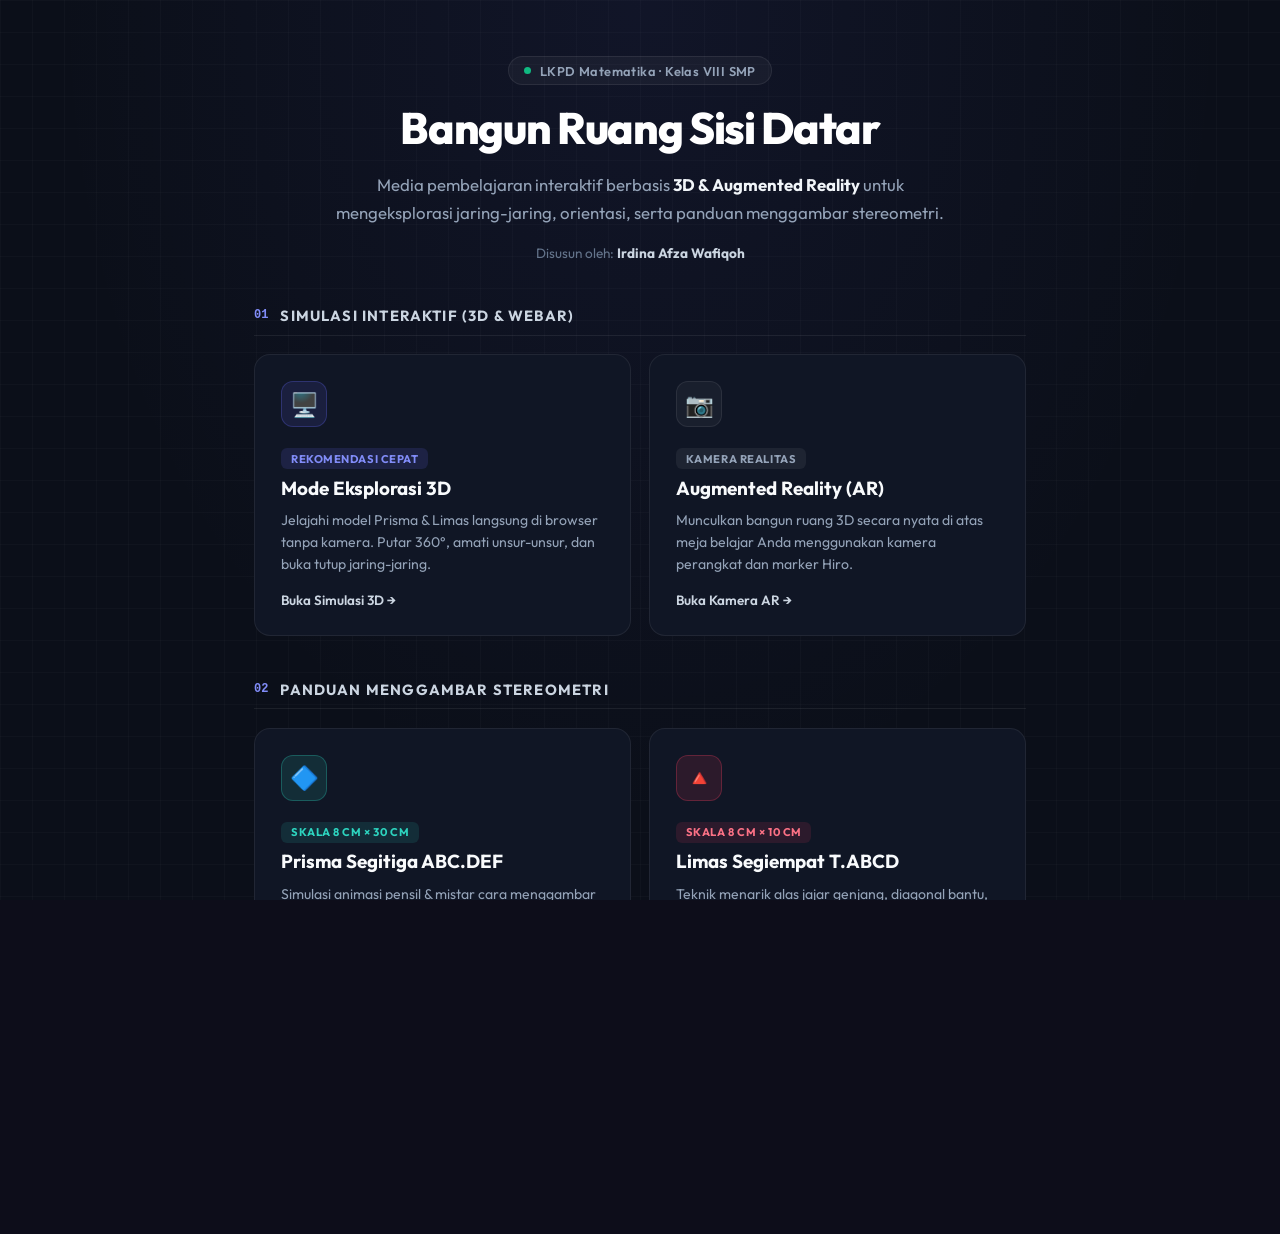
<file: index.html>
<!DOCTYPE html>
<html lang="id">

<head>
  <meta charset="UTF-8">
  <meta name="viewport" content="width=device-width, initial-scale=1.0">
  <title>LKPD Matematika — Bangun Ruang Sisi Datar | Kelas VIII SMP</title>
  <meta name="description"
    content="Media Pembelajaran Interaktif 3D & Augmented Reality (WebAR) untuk Prisma Segitiga dan Limas Segiempat — Matematika Kelas VIII SMP">

  <link rel="preconnect" href="https://fonts.googleapis.com">
  <link rel="preconnect" href="https://fonts.gstatic.com" crossorigin>
  <link href="https://fonts.googleapis.com/css2?family=Plus+Jakarta+Sans:wght@400;500;600;700;800&family=Outfit:wght@400;600;700;800&display=swap"
    rel="stylesheet">

  <link rel="stylesheet" href="style.css">
</head>

<body class="page-home">

  <main class="hub-container">

    <!-- ── HEADER ── -->
    <header class="hub-header">
      <div class="hub-badge">
        <span class="hub-dot"></span>
        <span>LKPD Matematika · Kelas VIII SMP</span>
      </div>

      <h1 class="hub-title">Bangun Ruang Sisi Datar</h1>

      <p class="hub-desc">
        Media pembelajaran interaktif berbasis <strong>3D &amp; Augmented Reality</strong> untuk mengeksplorasi jaring-jaring, orientasi, serta panduan menggambar stereometri.
      </p>

      <div class="hub-author">
        <span>Disusun oleh: <strong>Irdina Afza Wafiqoh</strong></span>
      </div>
    </header>

    <!-- ── SECTION 01: SIMULASI 3D & AR ── -->
    <section class="hub-section">
      <div class="section-label">
        <span class="label-idx">01</span>
        <h3>Simulasi Interaktif (3D &amp; WebAR)</h3>
      </div>

      <div class="hub-grid">
        <!-- Card 1: Mode Demo 3D -->
        <a href="demo.html" class="hub-card primary-card">
          <div class="card-icon-wrap primary">
            <span class="card-icon">🖥️</span>
          </div>
          <div class="card-content">
            <div class="card-top">
              <span class="card-tag">Rekomendasi Cepat</span>
              <h4>Mode Eksplorasi 3D</h4>
            </div>
            <p>Jelajahi model Prisma &amp; Limas langsung di browser tanpa kamera. Putar 360°, amati unsur-unsur, dan buka tutup jaring-jaring.</p>
            <span class="card-arrow">Buka Simulasi 3D &rarr;</span>
          </div>
        </a>

        <!-- Card 2: Mode AR -->
        <a href="ar.html" class="hub-card">
          <div class="card-icon-wrap">
            <span class="card-icon">📷</span>
          </div>
          <div class="card-content">
            <div class="card-top">
              <span class="card-tag neutral">Kamera Realitas</span>
              <h4>Augmented Reality (AR)</h4>
            </div>
            <p>Munculkan bangun ruang 3D secara nyata di atas meja belajar Anda menggunakan kamera perangkat dan marker Hiro.</p>
            <span class="card-arrow">Buka Kamera AR &rarr;</span>
          </div>
        </a>
      </div>
    </section>

    <!-- ── SECTION 02: PANDUAN MENGGAMBAR STEREOMETRI ── -->
    <section class="hub-section">
      <div class="section-label">
        <span class="label-idx">02</span>
        <h3>Panduan Menggambar Stereometri</h3>
      </div>

      <div class="hub-grid">
        <!-- Card 3: Prisma Segitiga -->
        <a href="panduan-prisma.html" class="hub-card guide-card">
          <div class="card-icon-wrap prisma">
            <span class="card-icon">🔷</span>
          </div>
          <div class="card-content">
            <div class="card-top">
              <span class="card-tag prisma">Skala 8 cm &times; 30 cm</span>
              <h4>Prisma Segitiga ABC.DEF</h4>
            </div>
            <p>Simulasi animasi pensil &amp; mistar cara menggambar proyeksi 3D prisma segitiga di kertas berpetak langkah demi langkah.</p>
            <span class="card-arrow">Lihat Panduan Prisma &rarr;</span>
          </div>
        </a>

        <!-- Card 4: Limas Segiempat -->
        <a href="panduan-limas.html" class="hub-card guide-card">
          <div class="card-icon-wrap limas">
            <span class="card-icon">🔺</span>
          </div>
          <div class="card-content">
            <div class="card-top">
              <span class="card-tag limas">Skala 8 cm &times; 10 cm</span>
              <h4>Limas Segiempat T.ABCD</h4>
            </div>
            <p>Teknik menarik alas jajar genjang, diagonal bantu, titik pusat O, serta garis tinggi tegak lurus menuju puncak T.</p>
            <span class="card-arrow">Lihat Panduan Limas &rarr;</span>
          </div>
        </a>
      </div>
    </section>

    <!-- ── FOOTER & MARKER MODAL TRIGGER ── -->
    <footer class="hub-footer">
      <button class="hub-marker-btn" onclick="App.showMarker()">
        <span>📋</span>
        <span>Lihat &amp; Cetak Marker Hiro AR</span>
      </button>
      <div class="hub-credits">
        <span>Media Pembelajaran Matematika SMP Kelas VIII · Berbasis WebAR &amp; 3D</span>
      </div>
    </footer>

  </main>

  <!-- ════════════════════════════════════════
     MARKER MODAL (MINIMALIST & CLEAN)
  ════════════════════════════════════════ -->
  <div id="modal-marker" class="modal-backdrop" onclick="App.hideMarker()">
    <div class="modal-card-clean" onclick="event.stopPropagation()">
      <div class="modal-top-clean">
        <div class="modal-title-wrap">
          <h4>Marker Hiro AR</h4>
          <span class="modal-sub">Gunakan gambar ini untuk memunculkan objek 3D</span>
        </div>
        <button class="modal-close-btn" onclick="App.hideMarker()" aria-label="Tutup">✕</button>
      </div>

      <div class="marker-box-clean">
        <img id="hiro-img" src="https://raw.githubusercontent.com/AR-js-org/AR.js/master/data/images/hiro.png"
          alt="Hiro AR Marker" class="marker-img-clean"
          onerror="this.onerror=null;this.src='data:image/svg+xml;utf8,<svg xmlns=%22http://www.w3.org/2000/svg%22 viewBox=%220 0 200 200%22><rect width=%22200%22 height=%22200%22 fill=%22%23fff%22/><rect x=%2210%22 y=%2210%22 width=%22180%22 height=%22180%22 fill=%22%23000%22/><rect x=%2225%22 y=%2225%22 width=%22150%22 height=%22150%22 fill=%22%23fff%22/><rect x=%2240%22 y=%2240%22 width=%22120%22 height=%22120%22 fill=%22%23000%22/><rect x=%2260%22 y=%2260%22 width=%2280%22 height=%2280%22 fill=%22%23fff%22/><rect x=%2278%22 y=%2278%22 width=%2244%22 height=%2244%22 fill=%22%23000%22/></svg>'">
      </div>

      <div class="marker-instructions">
        <p>💡 <strong>Petunjuk:</strong> Arahkan kamera HP ke marker ini (bisa dicetak atau dibuka di layar perangkat lain).</p>
      </div>

      <div class="modal-actions-clean">
        <button class="btn-clean primary" onclick="App.hideMarker()">Selesai &amp; Tutup</button>
      </div>
    </div>
  </div>

  <script src="app.js"></script>
</body>

</html>
</file>
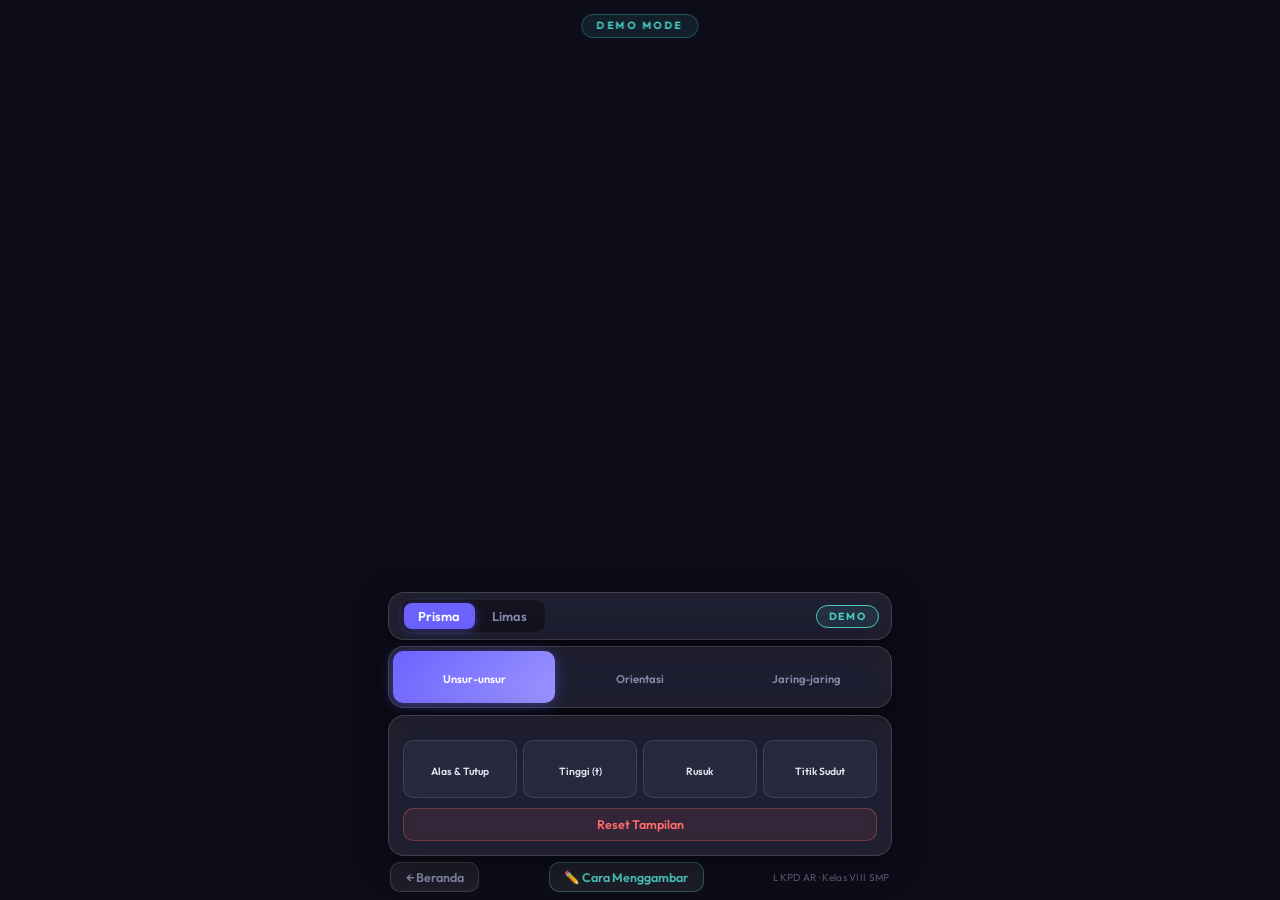
<file: demo.html>
<!DOCTYPE html>
<html lang="id">
<head>
  <meta charset="UTF-8">
  <meta name="viewport" content="width=device-width, initial-scale=1.0, user-scalable=no">
  <title>LKPD AR — Demo Mode</title>
  <meta name="description" content="LKPD Interaktif berbasis WebAR">
  <link rel="preconnect" href="https://fonts.googleapis.com">
  <link href="https://fonts.googleapis.com/css2?family=Outfit:wght@300;400;500;600;700;800&display=swap" rel="stylesheet">
  <script src="https://aframe.io/releases/1.4.0/aframe.min.js"></script>
  <link rel="stylesheet" href="style.css">
</head>
<body>

  <!-- DEMO CANVAS -->
  <div id="demo-container" style="display:block">
    <canvas id="demo-canvas"></canvas>
    <div class="demo-badge">Demo Mode</div>
  </div>

  <!-- UI PANEL -->
  <div id="ui-panel" style="display:flex" class="ui-panel">

    <!-- Top Bar -->
    <div class="top-bar glass">
      <div class="shape-switch">
        <button class="shape-btn active" id="sbtn-prisma" onclick="App.switchShape('prisma')"><!-- 🔷 --> Prisma</button>
        <button class="shape-btn" id="sbtn-limas" onclick="App.switchShape('limas')"><!-- 🔺 --> Limas</button>
      </div>
      <span class="mode-badge" id="mode-badge">Demo</span>
    </div>

    <!-- Scene Tabs -->
    <div class="scene-tabs glass">
      <button class="tab active" id="tab-1" onclick="App.switchScene(1)">
        <span class="tab-icon"><!-- 🔍 --></span>
        <span>Unsur-unsur</span>
      </button>
      <button class="tab" id="tab-2" onclick="App.switchScene(2)">
        <span class="tab-icon"><!-- ↔️ --></span>
        <span>Orientasi</span>
      </button>
      <button class="tab" id="tab-3" onclick="App.switchScene(3)">
        <span class="tab-icon"><!-- 📐 --></span>
        <span>Jaring-jaring</span>
      </button>
    </div>

    <!-- ── Panel 1: Unsur-unsur ── -->
    <div id="panel-1" class="scene-panel glass">
      <div class="panel-header">
      </div>
      <div class="elem-grid">
        <button class="elem-btn" id="ebtn-alas" onclick="App.highlightEl('alas')">
          <span class="elem-icon"><!-- ⬡ --></span>
          <span id="lbl-alas">Alas &amp; Tutup</span>
        </button>
        <button class="elem-btn" id="ebtn-tinggi" onclick="App.highlightEl('tinggi')">
          <span class="elem-icon"><!-- 📏 --></span>
          <span>Tinggi (t)</span>
        </button>
        <button class="elem-btn" id="ebtn-rusuk" onclick="App.highlightEl('rusuk')">
          <span class="elem-icon"><!-- ⬚ --></span>
          <span>Rusuk</span>
        </button>
        <button class="elem-btn" id="ebtn-titik" onclick="App.highlightEl('titik')">
          <span class="elem-icon"><!-- ● --></span>
          <span>Titik Sudut</span>
        </button>
      </div>
      <button class="btn-reset" onclick="App.resetHighlight()"><!-- 🔄 --> Reset Tampilan</button>
    </div>

    <!-- ── Panel 2: Orientasi ── -->
    <div id="panel-2" class="scene-panel glass" style="display:none">
      <div class="panel-header">
        <h3>Orientasi Bangun Ruang</h3>
        <p>Seret/swipe untuk memutar model 360°</p>
      </div>
      <div class="orient-center">
        <button class="orient-btn" id="orient-btn" onclick="App.toggleOrient()">
          <span class="orient-icon" id="orient-icon"><!-- ↩️ --></span>
          <span id="orient-lbl">Rebahkan</span>
        </button>
      </div>
      <div class="hints">
        <div class="hint"><!-- 👆 --> Seret layar untuk memutar 360°</div>
        <div class="hint"><!-- 🔄 --> Tombol untuk rebahkan / tegakkan</div>
      </div>
    </div>

    <!-- ── Panel 3: Jaring-jaring ── -->
    <div id="panel-3" class="scene-panel glass" style="display:none">
      <div class="panel-header">
        <h3>Jaring-jaring Bangun Ruang</h3>
        <p>Geser slider untuk membuka/menutup jaring</p>
      </div>
      <div class="slider-section">
        <div class="slider-labels">
          <span><!-- 📄 --> Jaring 2D</span>
          <span class="slider-pct" id="slider-pct">100%</span>
          <span><!-- 🧊 --> Bangun 3D</span>
        </div>
        <input type="range" id="net-slider" class="net-slider" min="0" max="100" value="100"
          oninput="App.updateNet(this.value)">
        <div class="slider-state" id="slider-state">Bangun 3D penuh</div>
      </div>
    </div>

    <!-- Bottom Bar -->
    <div class="bottom-bar">
      <button class="btn-back" onclick="App.goBack()">← Beranda</button>
      <button class="btn-back" onclick="App.openGuide()" style="color:var(--teal); border-color:rgba(78, 205, 196, 0.35);">✏️ Cara Menggambar</button>
      <span class="app-credit">LKPD AR · Kelas VIII SMP</span>
    </div>

  </div>

  <script src="app.js"></script>
  <script>
    document.addEventListener('DOMContentLoaded', () => {
      App.startDemo();
      const params = new URLSearchParams(window.location.search);
      const qShape = params.get('shape');
      const qScene = parseInt(params.get('scene'));
      if (qShape && (qShape === 'prisma' || qShape === 'limas')) {
        setTimeout(() => App.switchShape(qShape), 250);
      }
      if (qScene && [1, 2, 3].includes(qScene)) {
        setTimeout(() => App.switchScene(qScene), 350);
      }
    });
  </script>
</body>
</html>
</file>
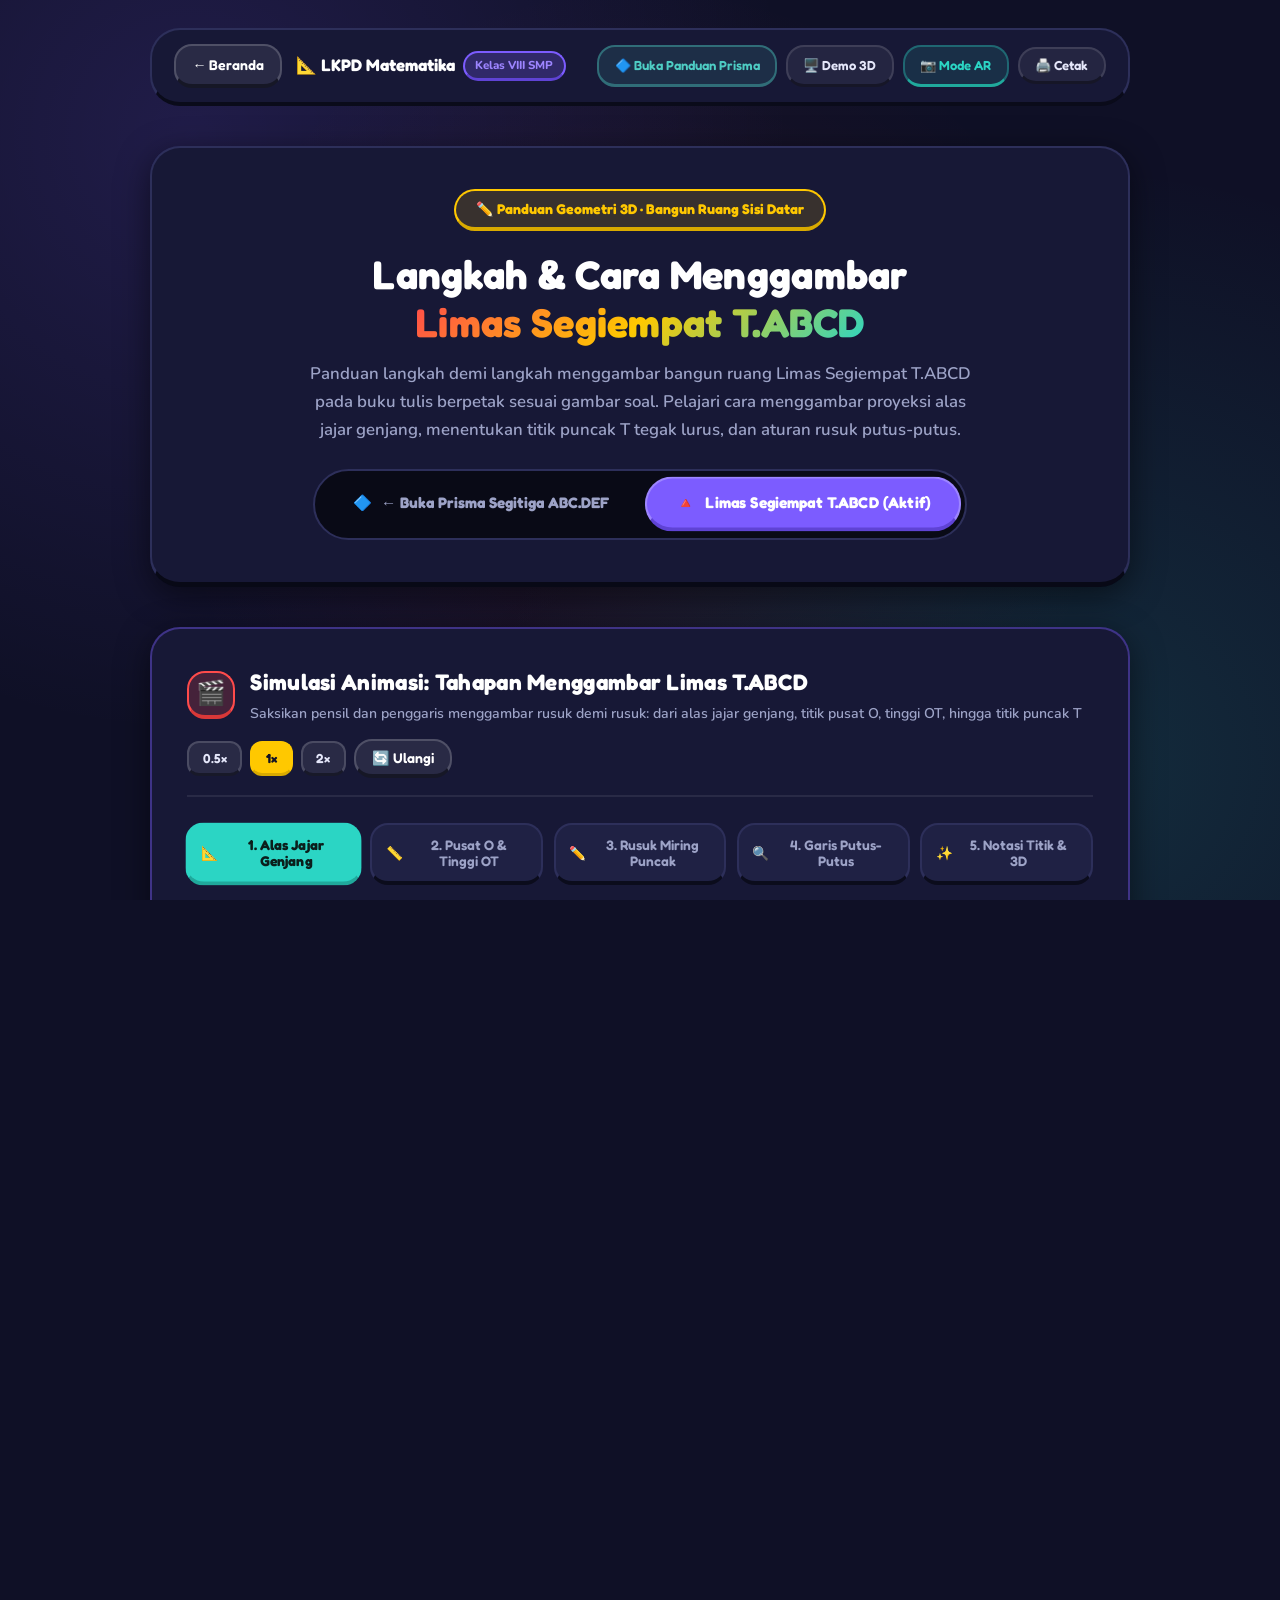
<file: panduan-limas.html>
<!DOCTYPE html>
<html lang="id">

<head>
  <meta charset="UTF-8">
  <meta name="viewport" content="width=device-width, initial-scale=1.0">
  <title>Panduan Menggambar Limas Segiempat T.ABCD | LKPD Kelas VIII</title>
  <meta name="description"
    content="Panduan langkah demi langkah cara menggambar representasi 3D Limas Segiempat T.ABCD pada buku berpetak/kertas gambar — Matematika Kelas VIII SMP">

  <link rel="preconnect" href="https://fonts.googleapis.com">
  <link rel="preconnect" href="https://fonts.gstatic.com" crossorigin>
  <link href="https://fonts.googleapis.com/css2?family=Fredoka:wght@500;600;700&family=Nunito:wght@400;600;700;800;900&family=Outfit:wght@400;600;700;800&display=swap"
    rel="stylesheet">

  <link rel="stylesheet" href="style.css">
  <link rel="stylesheet" href="panduan.css">
  <script src="three.min.js"></script>
</head>

<body class="page-panduan">

  <!-- Background Animated Orbs -->
  <div class="panduan-bg"></div>

  <div class="panduan-container">

    <!-- ════════════════════════════════════════
       TOP STICKY NAVBAR
  ════════════════════════════════════════ -->
    <header class="panduan-nav">
      <div class="nav-left">
        <a href="index.html" class="btn-nav-back">← Beranda</a>
        <div class="nav-brand">
          <span>📐 LKPD Matematika</span>
          <span class="nav-badge">Kelas VIII SMP</span>
        </div>
      </div>
      <div class="nav-actions">
        <a href="panduan-prisma.html" class="nav-btn-link" style="border-color: rgba(78, 205, 196, 0.4); background: rgba(78, 205, 196, 0.12); color: #4ECDC4;" title="Buka panduan prisma segitiga">🔷 Buka Panduan Prisma</a>
        <a href="demo.html?shape=limas" class="nav-btn-link" title="Jelajahi model 3D">🖥️ Demo 3D</a>
        <a href="ar.html" class="nav-btn-link teal" title="Eksplorasi kamera AR">📷 Mode AR</a>
        <button class="nav-btn-link" onclick="LimasGuide.printGuide()" title="Cetak panduan menggambar">🖨️ Cetak</button>
      </div>
    </header>

    <!-- ════════════════════════════════════════
       HERO BANNER
  ════════════════════════════════════════ -->
    <section class="panduan-hero glass">
      <div class="hero-pill">✏️ Panduan Geometri 3D · Bangun Ruang Sisi Datar</div>
      <h1>Langkah &amp; Cara Menggambar <br><span class="gradient-text">Limas Segiempat T.ABCD</span></h1>
      <p class="hero-desc">
        Panduan langkah demi langkah menggambar bangun ruang Limas Segiempat T.ABCD pada buku tulis berpetak sesuai gambar soal.
        Pelajari cara menggambar proyeksi alas jajar genjang, menentukan titik puncak T tegak lurus, dan aturan rusuk putus-putus.
      </p>

      <!-- Shape Switcher Link Bar -->
      <div class="shape-tab-wrapper">
        <div class="shape-tab-bar">
          <a href="panduan-prisma.html" class="guide-shape-btn" style="text-decoration:none;">
            <span>🔷</span>
            <span>← Buka Prisma Segitiga ABC.DEF</span>
          </a>
          <a href="panduan-limas.html" class="guide-shape-btn active" style="text-decoration:none;">
            <span>🔺</span>
            <span>Limas Segiempat T.ABCD (Aktif)</span>
          </a>
        </div>
      </div>
    </section>

    <!-- ════════════════════════════════════════
       ANIMATION STUDIO: SIMULASI MENGGAMBAR LIMAS
  ════════════════════════════════════════ -->
    <section class="guide-section glass anim-studio-section" id="anim-studio">
      <div class="section-head">
        <div class="section-head-left">
          <div class="sec-icon coral">🎬</div>
          <div>
            <h2 class="section-title">Simulasi Animasi: Tahapan Menggambar Limas T.ABCD</h2>
            <p class="section-sub">Saksikan pensil dan penggaris menggambar rusuk demi rusuk: dari alas jajar genjang, titik pusat O, tinggi OT, hingga titik puncak T</p>
          </div>
        </div>
        <div class="anim-actions-group">
          <button class="anim-speed-btn" data-speed="0.5">0.5×</button>
          <button class="anim-speed-btn active" data-speed="1">1×</button>
          <button class="anim-speed-btn" data-speed="2">2×</button>
          <button class="btn-nav-back" id="anim-btn-reset">🔄 Ulangi</button>
        </div>
      </div>

      <!-- Stage Selector Tabs (1 to 5) -->
      <div class="anim-stages-selector">
        <button class="anim-stage-btn active" id="anim-stage-btn-1">
          <span>📐</span> <span>1. Alas Jajar Genjang</span>
        </button>
        <button class="anim-stage-btn" id="anim-stage-btn-2">
          <span>📏</span> <span>2. Pusat O &amp; Tinggi OT</span>
        </button>
        <button class="anim-stage-btn" id="anim-stage-btn-3">
          <span>✏️</span> <span>3. Rusuk Miring Puncak</span>
        </button>
        <button class="anim-stage-btn" id="anim-stage-btn-4">
          <span>🔍</span> <span>4. Garis Putus-Putus</span>
        </button>
        <button class="anim-stage-btn" id="anim-stage-btn-5">
          <span>✨</span> <span>5. Notasi Titik &amp; 3D</span>
        </button>
      </div>

      <!-- Animation Viewport Screen -->
      <div class="anim-stage-container">
        <div class="anim-viewport-wrap">
          <canvas id="anim-canvas-2d"></canvas>
          <div id="anim-canvas-3d-wrap"></div>
        </div>
        <div class="anim-overlay-hint" id="anim-hint-badge">
          <span>💡 Seret untuk putar 3D (pada tahap 5) untuk melihat perspektif dari berbagai sudut</span>
        </div>
      </div>

      <!-- Timeline & Playback Scrubber -->
      <div class="anim-controls-wrap">
        <div class="anim-scrubber-row">
          <input type="range" id="anim-scrubber" class="anim-scrubber" min="0" max="100" value="0">
          <span class="anim-pct-badge" id="anim-pct-label">0%</span>
        </div>
        <div class="anim-buttons-row">
          <button class="anim-btn-play" id="anim-btn-play">
            <span>▶️ Putar Animasi</span>
          </button>
          <span style="font-size:0.75rem; color:var(--muted);">Geser slider untuk melihat penarikan setiap rusuk tahap demi tahap</span>
        </div>
      </div>

      <!-- Dynamic Story & Explanation Card -->
      <div class="anim-story-card">
        <div class="anim-story-header">
          <span class="anim-story-badge" id="anim-story-badge">Tahap 1 dari 5</span>
          <span style="font-size:0.75rem; color:var(--gold);">Live Drafting Guide</span>
        </div>
        <h4 class="anim-story-title" id="anim-story-title">📐 1. Menggambar Alas Jajar Genjang</h4>
        <p class="anim-story-desc" id="anim-story-desc">
          Menggambar rusuk depan AB dan samping kanan BC dengan garis tebal nyata, lalu menarik rusuk belakang AD dan CD menggunakan garis putus-putus.
        </p>
      </div>
    </section>

    <!-- ════════════════════════════════════════
       BAGIAN 1: ALAT & MEDIA MENGGAMBAR
  ════════════════════════════════════════ -->
    <section class="guide-section glass">
      <div class="section-head">
        <div class="section-head-left">
          <div class="sec-icon teal">✏️</div>
          <div>
            <h2 class="section-title">Peralatan untuk Menggambar Bangun Ruang</h2>
            <p class="section-sub">Siapkan perlengkapan alat tulis geometri berikut sebelum mulai menggambar di buku tugas</p>
          </div>
        </div>
      </div>

      <div class="tools-grid">
        <div class="tool-card">
          <div class="tool-emoji">✏️</div>
          <div class="tool-info">
            <h4>Pensil 2B &amp; Penghapus</h4>
            <p>Untuk membuat garis sketsa diagonal dan tinggi tipis agar mudah dihapus atau ditegaskan nanti.</p>
          </div>
        </div>

        <div class="tool-card">
          <div class="tool-emoji">📏</div>
          <div class="tool-info">
            <h4>Penggaris Mistar 20–30 cm</h4>
            <p>Wajib digunakan saat menarik rusuk alas dan rusuk tegak miring menuju puncak T agar presisi.</p>
          </div>
        </div>

        <div class="tool-card">
          <div class="tool-emoji">📓</div>
          <div class="tool-info">
            <h4>Buku Tulis Berpetak (Grid Paper)</h4>
            <p>Sangat dianjurkan! Kotak berpetak memudahkan membuat kemiringan jajar genjang yang rapi dan konsisten.</p>
          </div>
        </div>

        <div class="tool-card">
          <div class="tool-emoji">🖊️</div>
          <div class="tool-info">
            <h4>Drawing Pen (0.3–0.5 mm)</h4>
            <p>Untuk menebalkan rusuk-rusuk nyata yang terlihat di bagian depan (rusuk AB, BC, TA, TB, dan TC).</p>
          </div>
        </div>

        <div class="tool-card">
          <div class="tool-emoji">📐</div>
          <div class="tool-info">
            <h4>Busur Derajat</h4>
            <p>Untuk memastikan garis tinggi limas berdiri tegak lurus 90° tepat dari titik pusat proyeksi alas O.</p>
          </div>
        </div>

        <div class="tool-card">
          <div class="tool-emoji">⭕</div>
          <div class="tool-info">
            <h4>Jangka Geometri</h4>
            <p>Untuk memastikan jarak sisi rusuk alas persegi teratur sama panjang di seluruh sisi.</p>
          </div>
        </div>
      </div>

      <!-- Kaidah Emas Menggambar Limas -->
      <div class="tip-box" style="border-color: rgba(255, 107, 107, 0.4); background: rgba(255, 107, 107, 0.08);">
        <div class="tip-icon">⭐</div>
        <div class="tip-text">
          <h5 style="color: var(--coral);">Kaidah Penting Menggambar Limas Segiempat:</h5>
          <ul style="margin: 0.4rem 0 0 1.2rem; line-height: 1.6; font-size: 0.88rem;">
            <li><strong>1. Proyeksi Alas Jajar Genjang:</strong> Walaupun alasnya persegi, gambar 3D harus berbentuk jajar genjang agar tampak memiliki kedalaman ruang.</li>
            <li><strong>2. Rusuk Nyata Depan:</strong> Rusuk alas depan $AB$, rusuk samping $BC$, serta rusuk miring $TA$, $TB$, $TC$ digambar dengan <strong>garis tebal utuh</strong>.</li>
            <li><strong>3. Rusuk Tersembunyi:</strong> Rusuk alas belakang $AD$ dan $CD$, serta rusuk tegak belakang $TD$ wajib digambar dengan <strong>GARIS PUTUS-PUTUS</strong>.</li>
            <li><strong>4. Garis Tinggi Limas:</strong> Garis tinggi dari puncak $T$ turun ke pusat alas $O$ digambar dengan <strong>garis putus-putus</strong> di bagian dalam bangun ruang.</li>
          </ul>
        </div>
      </div>
    </section>

    <!-- ════════════════════════════════════════
       BAGIAN 2: GAMBAR ACUAN SOAL LIMAS
  ════════════════════════════════════════ -->
    <section class="guide-section glass" style="border: 1px solid rgba(255, 107, 107, 0.4); background: rgba(255, 107, 107, 0.05);">
      <div class="section-head">
        <div class="section-head-left">
          <div class="sec-icon coral">📷</div>
          <div>
            <h2 class="section-title">Gambar Acuan Model: Limas Segiempat T.ABCD</h2>
            <p class="section-sub">Panduan menggambar mengacu persis pada orientasi sudut dan titik pada gambar acuan soal ini</p>
          </div>
        </div>
      </div>

      <div style="display: flex; gap: 1.75rem; align-items: center; flex-wrap: wrap;">
        <!-- Gambar Ref Asli Limas Sesuai Permintaan User -->
        <div style="background: rgba(255, 255, 255, 0.96); padding: 1rem; border-radius: var(--r-lg); box-shadow: 0 8px 30px rgba(0,0,0,0.5); text-align: center; flex: 0 0 240px; margin: 0 auto;">
          <img src="limas-ref.png" alt="Gambar Acuan Limas Segiempat T.ABCD" style="max-width: 100%; height: auto; display: block; border-radius: 8px;">
          <span style="font-size: 0.75rem; color: #111; font-weight: 800; margin-top: 0.5rem; display: block;">Limas Segiempat T.ABCD</span>
        </div>

        <!-- Rincian Data Ukuran & Titik Sesuai Gambar -->
        <div style="flex: 1; min-width: 280px; display: flex; flex-direction: column; gap: 0.85rem;">
          <h4 style="color: var(--gold); font-size: 1.15rem; font-weight: 800;">Karakteristik &amp; Letak Titik Berdasarkan Gambar Acuan:</h4>
          <ul style="font-size: 0.9rem; line-height: 1.65; margin-left: 1.3rem; color: var(--text);">
            <li><strong>Titik Puncak (Atas):</strong> Titik <code>T</code> di posisi teratas.</li>
            <li><strong>Titik Sudut Alas (Bawah):</strong> Titik <code>A</code> (kiri depan), <code>B</code> (kanan depan), <code>C</code> (kanan belakang), <code>D</code> (kiri belakang).</li>
            <li><strong>Rusuk Alas Tampak (Garis Nyata):</strong> Rusuk <code>AB</code> (depan mendatar) dan <code>BC</code> (samping kanan miring).</li>
            <li><strong>Rusuk Alas Belakang (Garis Putus-Putus):</strong> Rusuk <code>CD</code> (belakang mendatar) dan <code>AD</code> (samping kiri miring).</li>
            <li><strong>Rusuk Tegak Miring Tampak (Garis Nyata):</strong> <code>TA</code>, <code>TB</code>, dan <code>TC</code> (menghadap ke arah pengamat).</li>
            <li><strong>Rusuk Tegak Tersembunyi (Garis Putus-Putus):</strong> Rusuk <code>TD</code> (menghubungkan puncak T ke sudut belakang D).</li>
            <li><strong>Garis Tinggi Vertikal:</strong> Garis putus-putus tegak lurus dari puncak T turun menembus bidang alas di bagian dalam limas.</li>
          </ul>
        </div>
      </div>
    </section>

    <!-- ════════════════════════════════════════
       BAGIAN 3: DIAGRAM VEKTOR PERSPEKTIF 3D LIMAS
  ════════════════════════════════════════ -->
    <section class="guide-section glass">
      <div class="section-head">
        <div class="section-head-left">
          <div class="sec-icon">🔺</div>
          <div>
            <h2 class="section-title">Diagram Perspektif 3D: Limas Segiempat T.ABCD</h2>
            <p class="section-sub">Skema vektor stereometri presisi sesuai gambar acuan soal limas-ref.png</p>
          </div>
        </div>
      </div>

      <div class="diagram-container">
        <div class="diagram-box">
          <svg viewBox="0 0 760 520" width="100%" height="auto" xmlns="http://www.w3.org/2000/svg">
            <defs>
              <linearGradient id="limas-front-fill" x1="0" y1="0" x2="1" y2="1">
                <stop offset="0%" stop-color="#FF6B6B" stop-opacity="0.25"/>
                <stop offset="100%" stop-color="#FFD93D" stop-opacity="0.12"/>
              </linearGradient>
            </defs>

            <!-- Koordinat Titik Sesuai Gambar Acuan: -->
            <!-- A(180, 420), B(460, 420), C(620, 310), D(300, 310), T(370, 70), O(390, 365) -->

            <!-- 1. Bidang Sisi Tegak Depan TAB dan TBC (Shading Lembut) -->
            <polygon points="370,70 180,420 460,420" fill="url(#limas-front-fill)" />
            <polygon points="370,70 460,420 620,310" fill="rgba(255, 107, 107, 0.15)" />

            <!-- ── GARIS BANTU TINGGI VERTIKAL (PUTUS-PUTUS / DASHED) ── -->
            <line x1="370" y1="70" x2="370" y2="395" stroke="#FFD93D" stroke-width="2.8" stroke-dasharray="6,4" />
            <text x="385" y="240" fill="#FFD93D" font-size="13" font-weight="800">Tinggi (t)</text>

            <!-- ── RUSUK-RUSUK TERSEMBUNYI (PUTUS-PUTUS / DASHED) ── -->
            <!-- Rusuk Alas Belakang AD dan CD -->
            <line x1="180" y1="420" x2="300" y2="310" stroke="#4ECDC4" stroke-width="2.8" stroke-dasharray="8,5" />
            <line x1="620" y1="310" x2="300" y2="310" stroke="#4ECDC4" stroke-width="2.8" stroke-dasharray="8,5" />

            <!-- Rusuk Tegak Belakang TD -->
            <line x1="370" y1="70" x2="300" y2="310" stroke="#FF6B6B" stroke-width="2.8" stroke-dasharray="8,5" />

            <!-- ── RUSUK-RUSUK TAMPAK (TEBAL UTUH / SOLID) ── -->
            <!-- Rusuk Alas Depan AB dan Kanan BC -->
            <line x1="180" y1="420" x2="460" y2="420" stroke="#00FFEE" stroke-width="3.8" />
            <line x1="460" y1="420" x2="620" y2="310" stroke="#00FFEE" stroke-width="3.8" />

            <!-- Rusuk Tegak Depan TA, TB, TC -->
            <line x1="370" y1="70" x2="180" y2="420" stroke="#00FFEE" stroke-width="3.8" />
            <line x1="370" y1="70" x2="460" y2="420" stroke="#00FFEE" stroke-width="3.8" />
            <line x1="370" y1="70" x2="620" y2="310" stroke="#00FFEE" stroke-width="3.8" />

            <!-- ── TITIK-TITIK SUDUT (VERTICES) PERSIS SESUAI GAMBAR ── -->
            <!-- Puncak T -->
            <circle cx="370" cy="70" r="6" fill="#FF6B6B" />
            <text x="370" y="52" fill="#FFFFFF" font-size="18" font-weight="800" text-anchor="middle">T</text>

            <!-- Titik Sudut Alas A, B, C, D -->
            <circle cx="180" cy="420" r="5.5" fill="#00FFEE" />
            <text x="158" y="435" fill="#FFFFFF" font-size="16" font-weight="800">A</text>

            <circle cx="460" cy="420" r="5.5" fill="#00FFEE" />
            <text x="472" y="435" fill="#FFFFFF" font-size="16" font-weight="800">B</text>

            <circle cx="620" cy="310" r="5.5" fill="#00FFEE" />
            <text x="635" y="315" fill="#FFFFFF" font-size="16" font-weight="800">C</text>

            <circle cx="300" cy="310" r="5.5" fill="#4ECDC4" />
            <text x="290" y="332" fill="#FFFFFF" font-size="16" font-weight="800">D</text>

            <!-- Legend Kotak -->
            <rect x="540" y="120" width="200" height="90" rx="8" fill="rgba(18, 18, 43, 0.9)" stroke="rgba(255,255,255,0.15)"/>
            <text x="552" y="142" fill="#00FFEE" font-size="11" font-weight="700">─── Rusuk Nyata Tampak</text>
            <text x="552" y="164" fill="#4ECDC4" font-size="11" font-weight="700">- - - Rusuk Putus-Putus (AD, CD, TD)</text>
            <text x="552" y="186" fill="#FFD93D" font-size="11" font-weight="700">- - - Garis Tinggi Vertikal</text>
          </svg>
        </div>

        <div class="diagram-legend">
          <div class="legend-item">
            <span class="legend-line" style="background:#00FFEE; height:3px;"></span>
            <span>Rusuk Nyata (AB, BC, TA, TB, TC)</span>
          </div>
          <div class="legend-item">
            <span class="legend-line line-fold"></span>
            <span>Rusuk Putus-Putus (AD, CD, TD)</span>
          </div>
          <div class="legend-item">
            <span class="legend-line" style="background:#FFD93D; height:2px; border-top:1px dashed #FFD93D;"></span>
            <span>Garis Tinggi Limas Vertikal</span>
          </div>
          <div class="legend-item">
            <span class="legend-swatch" style="background: rgba(255, 107, 107, 0.25); border: 1px solid #FF6B6B;"></span>
            <span>Bidang Sisi Tegak TAB &amp; TBC</span>
          </div>
        </div>

        <div class="diagram-footer-actions">
          <a href="demo.html?shape=limas&scene=1" class="btn-action-pill primary">
            <span>🔺</span>
            <span>Lihat Model 3D Limas Interaktif</span>
          </a>
          <button onclick="LimasGuide.printGuide()" class="btn-action-pill outline">
            <span>🖨️</span>
            <span>Cetak Panduan Limas Ini</span>
          </button>
        </div>
      </div>
    </section>

    <!-- ════════════════════════════════════════
       BAGIAN 4: LANGKAH DEMI LANGKAH MENGGAMBAR LIMAS
  ════════════════════════════════════════ -->
    <section class="guide-section glass">
      <div class="section-head">
        <div class="section-head-left">
          <div class="sec-icon gold">📝</div>
          <div>
            <h2 class="section-title">Langkah-Langkah Menggambar Limas Segiempat T.ABCD</h2>
            <p class="section-sub">Panduan 6 tahap terstruktur menggambar limas segiempat di buku tulismu</p>
          </div>
        </div>
        <button class="btn-nav-back" onclick="LimasGuide.resetChecklist()">🔄 Reset Centang</button>
      </div>

      <div class="progress-container">
        <div class="progress-meta">
          <span>Kemajuan Menggambar Limas T.ABCD:</span>
          <span class="count" id="progress-text-limas">0 dari 6 Langkah Selesai (0%)</span>
        </div>
        <div class="progress-bar-bg">
          <div class="progress-bar-fill" id="progress-bar-limas"></div>
        </div>
      </div>

      <div class="steps-list">

        <!-- Step 1 -->
        <div class="step-card" data-step-id="l-step-1">
          <div class="step-header">
            <div class="step-badge-wrap">
              <div class="step-num">01</div>
              <h3 class="step-title">Tentukan Skala &amp; Konsep Alas Jajar Genjang</h3>
            </div>
            <button class="step-check-btn"><span>Tandai Selesai</span></button>
          </div>
          <div class="step-body">
            <p>
              <strong>Konsep Utama Gambar Ruang 3D:</strong> Meskipun bentuk asli alas limas adalah bujur sangkar persegi, pada gambar proyeksi miring alas harus digambar berupa <strong>jajar genjang</strong> agar tampak berkedalaman 3D!
            </p>
            <ul>
              <li><strong>Rusuk Depan (AB):</strong> Digambar mendatar (horizontal) sepanjang ukuran skala (misal 6 cm atau 8 cm).</li>
              <li><strong>Rusuk Miring (BC dan AD):</strong> Digambar miring ke arah kanan atas (sudut surut sekitar 30°–45°) dan panjangnya diperpendek (biasanya ½ panjang depan) agar tidak terlihat janggal.</li>
            </ul>
          </div>
        </div>

        <!-- Step 2 -->
        <div class="step-card" data-step-id="l-step-2">
          <div class="step-header">
            <div class="step-badge-wrap">
              <div class="step-num">02</div>
              <h3 class="step-title">Gambar Bidang Alas Jajar Genjang ABCD</h3>
            </div>
            <button class="step-check-btn"><span>Tandai Selesai</span></button>
          </div>
          <div class="step-body">
            <ol>
              <li>Tarik garis horizontal mendatar <code>A → B</code> di bagian depan dengan <strong>garis tebal nyata</strong>.</li>
              <li>Dari titik B, tarik garis miring ke arah kanan atas menuju titik <strong>C</strong> dengan <strong>garis tebal nyata</strong> (karena rusuk BC tampak di sisi kanan).</li>
              <li>Dari titik A, tarik garis miring sejajar ke titik <strong>D</strong> menggunakan <strong>GARIS PUTUS-PUTUS</strong> (rusuk AD berada di dinding belakang).</li>
              <li>Hubungkan titik D ke titik C dengan garis mendatar menggunakan <strong>GARIS PUTUS-PUTUS</strong> (rusuk CD berada di belakang).</li>
            </ol>
          </div>
        </div>

        <!-- Step 3 -->
        <div class="step-card" data-step-id="l-step-3">
          <div class="step-header">
            <div class="step-badge-wrap">
              <div class="step-num">03</div>
              <h3 class="step-title">Tentukan Titik Pusat Proyeksi Alas (O)</h3>
            </div>
            <button class="step-check-btn"><span>Tandai Selesai</span></button>
          </div>
          <div class="step-body">
            <ol>
              <li>Gunakan pensil tipis untuk menarik garis diagonal <code>A → C</code> (putus-putus tipis).</li>
              <li>Tarik garis diagonal kedua <code>B → D</code> (putus-putus tipis).</li>
              <li>Titik potong kedua garis diagonal tersebut adalah <strong>Titik Pusat Alas (Titik O)</strong>. Titik ini menjadi patokan proyeksi tegak lurus untuk puncak limas.</li>
            </ol>
          </div>
        </div>

        <!-- Step 4 -->
        <div class="step-card" data-step-id="l-step-4">
          <div class="step-header">
            <div class="step-badge-wrap">
              <div class="step-num">04</div>
              <h3 class="step-title">Tarik Garis Tinggi Vertikal Menuju Puncak T</h3>
            </div>
            <button class="step-check-btn"><span>Tandai Selesai</span></button>
          </div>
          <div class="step-body">
            <ol>
              <li>Tepat dari Titik Pusat Alas (O), letakkan penggaris tegak lurus vertikal ke atas (sudut siku-siku 90° terhadap garis horizontal).</li>
              <li>Tarik garis bantu putus-putus ke atas sepanjang tinggi limas (misal 10 cm).</li>
              <li>Beri tanda titik di ujung atas garis tersebut dan beri nama <strong>Titik Puncak T (Apex)</strong>.</li>
            </ol>
          </div>
        </div>

        <!-- Step 5 -->
        <div class="step-card" data-step-id="l-step-5">
          <div class="step-header">
            <div class="step-badge-wrap">
              <div class="step-num">05</div>
              <h3 class="step-title">Hubungkan Puncak T ke Seluruh Sudut Alas</h3>
            </div>
            <button class="step-check-btn"><span>Tandai Selesai</span></button>
          </div>
          <div class="step-body">
            <ol>
              <li>Hubungkan <strong>Titik T ke Titik A</strong> dengan <strong>garis tebal nyata</strong> (rusuk miring depan kiri TA).</li>
              <li>Hubungkan <strong>Titik T ke Titik B</strong> dengan <strong>garis tebal nyata</strong> (rusuk miring depan tengah TB).</li>
              <li>Hubungkan <strong>Titik T ke Titik C</strong> dengan <strong>garis tebal nyata</strong> (rusuk miring kanan TC).</li>
              <li>Hubungkan <strong>Titik T ke Titik D</strong> dengan <strong>GARIS PUTUS-PUTUS</strong>! Karena titik D berada di sudut belakang, rusuk tegak TD terhalang oleh bidang depan limas.</li>
            </ol>
          </div>
        </div>

        <!-- Step 6 -->
        <div class="step-card" data-step-id="l-step-6">
          <div class="step-header">
            <div class="step-badge-wrap">
              <div class="step-num">06</div>
              <h3 class="step-title">Finishing Notasi Huruf Kapital &amp; Keterangan Ukuran</h3>
            </div>
            <button class="step-check-btn"><span>Tandai Selesai</span></button>
          </div>
          <div class="step-body">
            <ol>
              <li>Tuliskan nama limas: <strong>Limas Segiempat T.ABCD</strong>.</li>
              <li>Pastikan huruf-huruf kapital titik sudut telah tertulis persis seperti gambar acuan: <code>T</code> di puncak, <code>A</code> di kiri depan, <code>B</code> di kanan depan, <code>C</code> di kanan belakang, dan <code>D</code> di kiri belakang.</li>
              <li>Periksa kembali: rusuk putus-putus ada 3 rusuk utama (<code>AD</code>, <code>CD</code>, dan <code>TD</code>) serta garis tinggi di tengah.</li>
              <li>Tebalkan rusuk nyata dengan spidol hitam atau drawing pen. <strong>Selesai!</strong> Gambar Limas Segiempat T.ABCD telah siap dan sempurna!</li>
            </ol>
          </div>
        </div>

      </div>
    </section>

    <!-- ════════════════════════════════════════
       BAGIAN 5: KALKULATOR LIMAS
  ════════════════════════════════════════ -->
    <section class="guide-section glass">
      <div class="section-head">
        <div class="section-head-left">
          <div class="sec-icon coral">🧮</div>
          <div>
            <h2 class="section-title">Kalkulator Dimensi &amp; Karakteristik Limas</h2>
            <p class="section-sub">Hitung luas permukaan, volume, dan perkiraan ruang gambar di buku tulis</p>
          </div>
        </div>
      </div>

      <div class="calc-wrapper">
        <div class="calc-input-box">
          <div class="input-group">
            <label for="calc-l-alas">
              <span>Panjang Rusuk Alas Persegi (a)</span>
              <span class="unit">cm</span>
            </label>
            <input type="number" id="calc-l-alas" class="calc-input" value="8" min="3" max="50" step="0.5">
          </div>

          <div class="input-group">
            <label for="calc-l-tinggi">
              <span>Tinggi Tegak Limas (H)</span>
              <span class="unit">cm</span>
            </label>
            <input type="number" id="calc-l-tinggi" class="calc-input" value="10" min="3" max="50" step="0.5">
          </div>

          <div class="calc-formula-desc">
            <strong>Rumus Matematika Kelas VIII:</strong><br>
            • Tinggi Sisi Miring (ts) = <code>√(H² + (a/2)²) = √(10² + 4²) = √116 ≈ 10.8 cm</code><br>
            • Luas Permukaan = <code>Luas Alas + 4 × Luas Segitiga = a² + 2 × a × ts</code><br>
            • Volume = <code>⅓ × Luas Alas × Tinggi Limas = ⅓ × a² × H</code><br>
            • Jumlah Rusuk: 8 rusuk (4 rusuk alas + 4 rusuk tegak)
          </div>
        </div>

        <div class="calc-output-box">
          <div class="output-metric-grid">
            <div class="metric-card">
              <div class="metric-label">Luas Permukaan (Lp)</div>
              <div class="metric-val gold"><span id="res-l-lp">236.4</span><span class="metric-unit">cm²</span></div>
            </div>

            <div class="metric-card">
              <div class="metric-label">Volume Limas (V)</div>
              <div class="metric-val teal"><span id="res-l-vol">213.3</span><span class="metric-unit">cm³</span></div>
            </div>

            <div class="metric-card">
              <div class="metric-label">Panjang Kerangka Rusuk</div>
              <div class="metric-val"><span id="res-l-rusuk">78.0</span><span class="metric-unit">cm</span></div>
            </div>

            <div class="metric-card">
              <div class="metric-label">Area Gambar di Buku</div>
              <div class="metric-val coral"><span id="res-l-karton">10 × 14</span><span class="metric-unit">cm</span></div>
            </div>
          </div>
        </div>
      </div>
    </section>

    <!-- ════════════════════════════════════════
       FOOTER CTA
  ════════════════════════════════════════ -->
    <section class="panduan-footer-card glass">
      <h3>Ingin Mempelajari Cara Menggambar Prisma Segitiga?</h3>
      <p>
        Buka panduan khusus Prisma Segitiga ABC.DEF untuk mempelajari teknik menggambar 3 rusuk tegak sejajar vertikal dan bidang tutup segitiga di bagian atas.
      </p>
      <div class="panduan-footer-btns">
        <a href="panduan-prisma.html" class="btn-action-pill primary">🔷 Buka Panduan Menggambar Prisma ABC.DEF</a>
        <a href="demo.html?shape=limas" class="btn-action-pill outline">🖥️ Buka Mode Demo 3D</a>
        <a href="index.html" class="btn-action-pill outline">🏠 Kembali ke Beranda</a>
      </div>
    </section>

  </div>

  <script src="panduan-limas.js"></script>
</body>

</html>
</file>
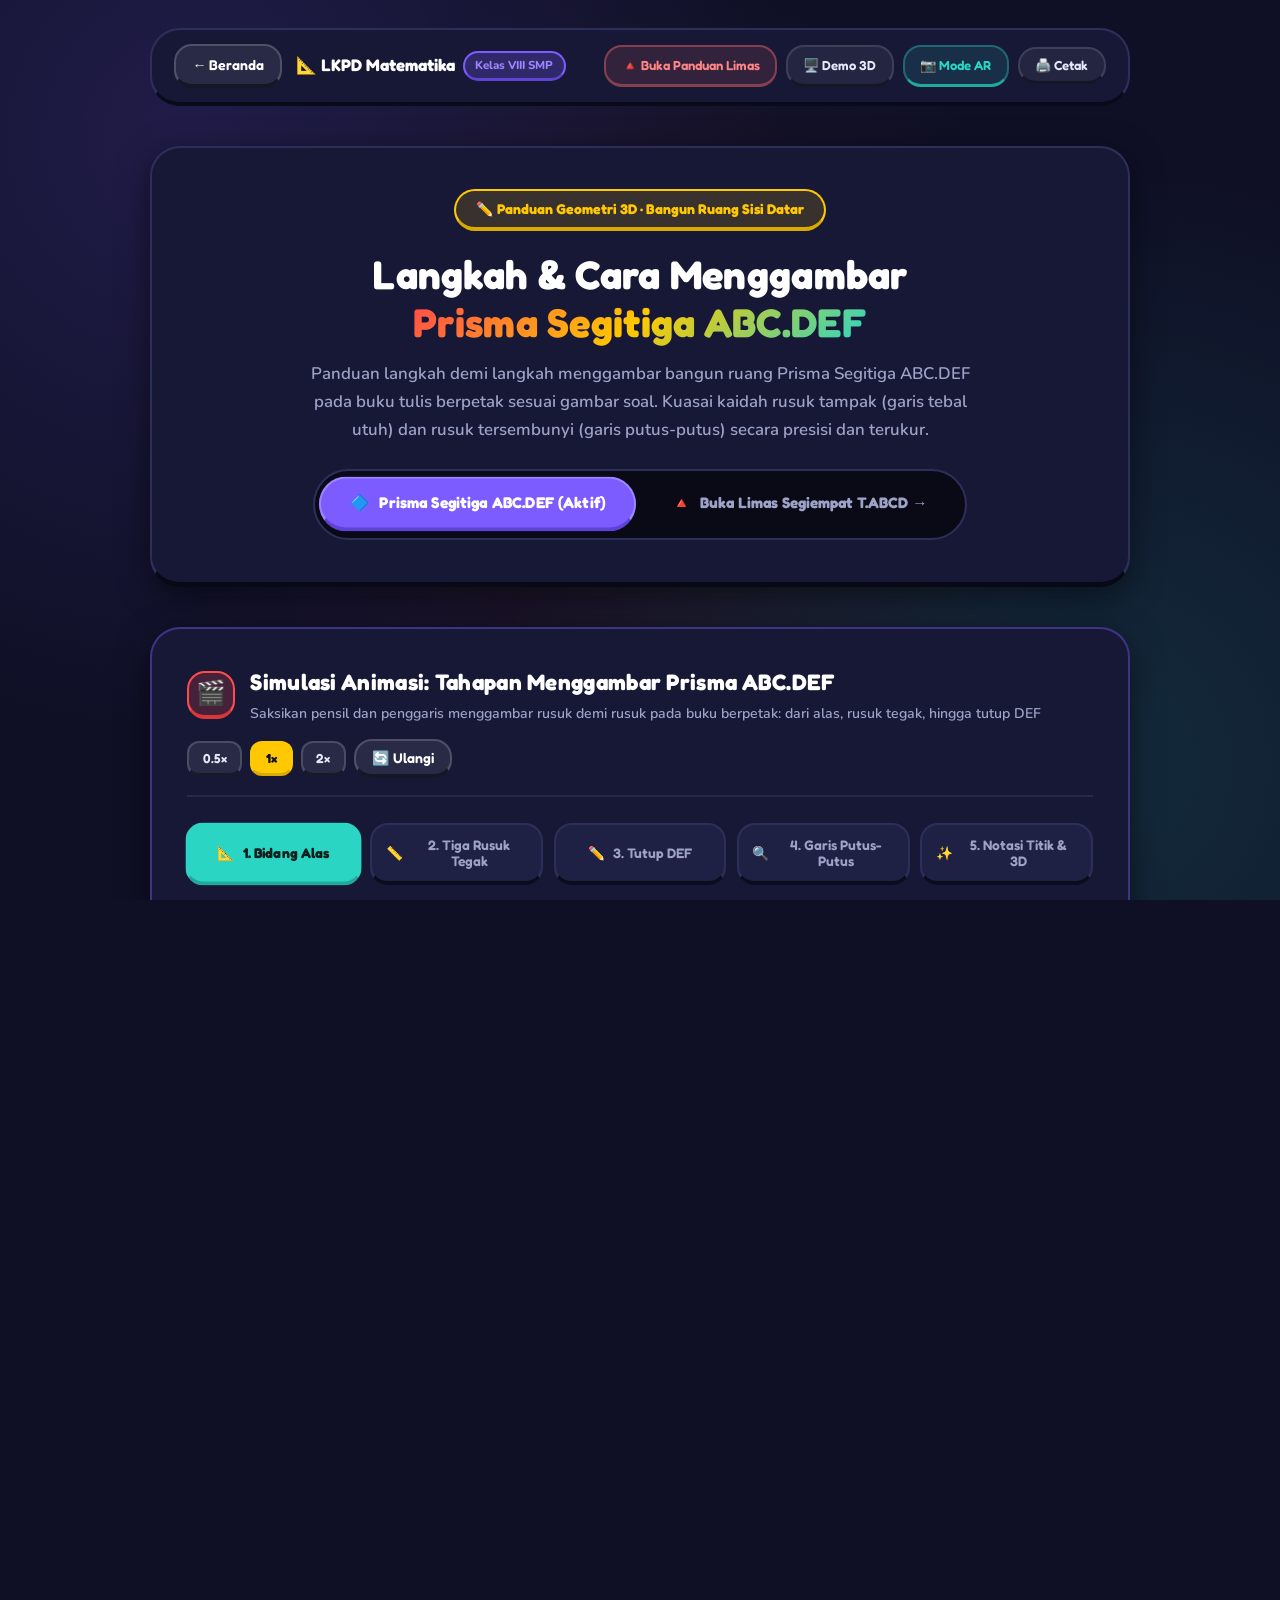
<file: panduan-prisma.html>
<!DOCTYPE html>
<html lang="id">

<head>
  <meta charset="UTF-8">
  <meta name="viewport" content="width=device-width, initial-scale=1.0">
  <title>Panduan Menggambar Prisma Segitiga ABC.DEF | LKPD Kelas VIII</title>
  <meta name="description"
    content="Panduan langkah demi langkah cara menggambar representasi 3D Prisma Segitiga ABC.DEF pada buku berpetak/kertas gambar — Matematika Kelas VIII SMP">

  <link rel="preconnect" href="https://fonts.googleapis.com">
  <link rel="preconnect" href="https://fonts.gstatic.com" crossorigin>
  <link href="https://fonts.googleapis.com/css2?family=Fredoka:wght@500;600;700&family=Nunito:wght@400;600;700;800;900&family=Outfit:wght@400;600;700;800&display=swap"
    rel="stylesheet">

  <link rel="stylesheet" href="style.css">
  <link rel="stylesheet" href="panduan.css">
  <script src="three.min.js"></script>
</head>

<body class="page-panduan">

  <!-- Background Animated Orbs -->
  <div class="panduan-bg"></div>

  <div class="panduan-container">

    <!-- ════════════════════════════════════════
       TOP STICKY NAVBAR
  ════════════════════════════════════════ -->
    <header class="panduan-nav">
      <div class="nav-left">
        <a href="index.html" class="btn-nav-back">← Beranda</a>
        <div class="nav-brand">
          <span>📐 LKPD Matematika</span>
          <span class="nav-badge">Kelas VIII SMP</span>
        </div>
      </div>
      <div class="nav-actions">
        <a href="panduan-limas.html" class="nav-btn-link" style="border-color: rgba(255, 107, 107, 0.4); background: rgba(255, 107, 107, 0.12); color: #FF8585;" title="Buka panduan limas segiempat">🔺 Buka Panduan Limas</a>
        <a href="demo.html?shape=prisma" class="nav-btn-link" title="Jelajahi model 3D">🖥️ Demo 3D</a>
        <a href="ar.html" class="nav-btn-link teal" title="Eksplorasi kamera AR">📷 Mode AR</a>
        <button class="nav-btn-link" onclick="PrismaGuide.printGuide()" title="Cetak panduan menggambar">🖨️ Cetak</button>
      </div>
    </header>

    <!-- ════════════════════════════════════════
       HERO BANNER
  ════════════════════════════════════════ -->
    <section class="panduan-hero glass">
      <div class="hero-pill">✏️ Panduan Geometri 3D · Bangun Ruang Sisi Datar</div>
      <h1>Langkah &amp; Cara Menggambar <br><span class="gradient-text">Prisma Segitiga ABC.DEF</span></h1>
      <p class="hero-desc">
        Panduan langkah demi langkah menggambar bangun ruang Prisma Segitiga ABC.DEF pada buku tulis berpetak sesuai gambar soal.
        Kuasai kaidah rusuk tampak (garis tebal utuh) dan rusuk tersembunyi (garis putus-putus) secara presisi dan terukur.
      </p>

      <!-- Shape Switcher Link Bar -->
      <div class="shape-tab-wrapper">
        <div class="shape-tab-bar">
          <a href="panduan-prisma.html" class="guide-shape-btn active" style="text-decoration:none;">
            <span>🔷</span>
            <span>Prisma Segitiga ABC.DEF (Aktif)</span>
          </a>
          <a href="panduan-limas.html" class="guide-shape-btn" style="text-decoration:none;">
            <span>🔺</span>
            <span>Buka Limas Segiempat T.ABCD →</span>
          </a>
        </div>
      </div>
    </section>

    <!-- ════════════════════════════════════════
       ANIMATION STUDIO: SIMULASI MENGGAMBAR PRISMA
  ════════════════════════════════════════ -->
    <section class="guide-section glass anim-studio-section" id="anim-studio">
      <div class="section-head">
        <div class="section-head-left">
          <div class="sec-icon coral">🎬</div>
          <div>
            <h2 class="section-title">Simulasi Animasi: Tahapan Menggambar Prisma ABC.DEF</h2>
            <p class="section-sub">Saksikan pensil dan penggaris menggambar rusuk demi rusuk pada buku berpetak: dari alas, rusuk tegak, hingga tutup DEF</p>
          </div>
        </div>
        <div class="anim-actions-group">
          <button class="anim-speed-btn" data-speed="0.5">0.5×</button>
          <button class="anim-speed-btn active" data-speed="1">1×</button>
          <button class="anim-speed-btn" data-speed="2">2×</button>
          <button class="btn-nav-back" id="anim-btn-reset">🔄 Ulangi</button>
        </div>
      </div>

      <!-- Stage Selector Tabs (1 to 5) -->
      <div class="anim-stages-selector">
        <button class="anim-stage-btn active" id="anim-stage-btn-1">
          <span>📐</span> <span>1. Bidang Alas</span>
        </button>
        <button class="anim-stage-btn" id="anim-stage-btn-2">
          <span>📏</span> <span>2. Tiga Rusuk Tegak</span>
        </button>
        <button class="anim-stage-btn" id="anim-stage-btn-3">
          <span>✏️</span> <span>3. Tutup DEF</span>
        </button>
        <button class="anim-stage-btn" id="anim-stage-btn-4">
          <span>🔍</span> <span>4. Garis Putus-Putus</span>
        </button>
        <button class="anim-stage-btn" id="anim-stage-btn-5">
          <span>✨</span> <span>5. Notasi Titik &amp; 3D</span>
        </button>
      </div>

      <!-- Animation Viewport Screen -->
      <div class="anim-stage-container">
        <div class="anim-viewport-wrap">
          <canvas id="anim-canvas-2d"></canvas>
          <div id="anim-canvas-3d-wrap"></div>
        </div>
        <div class="anim-overlay-hint" id="anim-hint-badge">
          <span>💡 Seret untuk putar 3D (pada tahap 5) untuk melihat perspektif dari berbagai sudut</span>
        </div>
      </div>

      <!-- Timeline & Playback Scrubber -->
      <div class="anim-controls-wrap">
        <div class="anim-scrubber-row">
          <input type="range" id="anim-scrubber" class="anim-scrubber" min="0" max="100" value="0">
          <span class="anim-pct-badge" id="anim-pct-label">0%</span>
        </div>
        <div class="anim-buttons-row">
          <button class="anim-btn-play" id="anim-btn-play">
            <span>▶️ Putar Animasi</span>
          </button>
          <span style="font-size:0.75rem; color:var(--muted);">Geser slider untuk melihat penarikan setiap rusuk tahap demi tahap</span>
        </div>
      </div>

      <!-- Dynamic Story & Explanation Card -->
      <div class="anim-story-card">
        <div class="anim-story-header">
          <span class="anim-story-badge" id="anim-story-badge">Tahap 1 dari 5</span>
          <span style="font-size:0.75rem; color:var(--gold);">Live Drafting Guide</span>
        </div>
        <h4 class="anim-story-title" id="anim-story-title">📐 1. Menggambar Bidang Alas</h4>
        <p class="anim-story-desc" id="anim-story-desc">
          Menggambar rusuk alas depan BC secara horizontal dengan garis tebal nyata, lalu menarik garis miring ke belakang dengan garis putus-putus untuk rusuk AC dan AB yang tersembunyi.
        </p>
      </div>
    </section>

    <!-- ════════════════════════════════════════
       BAGIAN 1: ALAT & MEDIA MENGGAMBAR
  ════════════════════════════════════════ -->
    <section class="guide-section glass">
      <div class="section-head">
        <div class="section-head-left">
          <div class="sec-icon teal">✏️</div>
          <div>
            <h2 class="section-title">Peralatan untuk Menggambar Bangun Ruang</h2>
            <p class="section-sub">Siapkan alat tulis geometri berikut sebelum mulai menggambar di buku tugas</p>
          </div>
        </div>
      </div>

      <div class="tools-grid">
        <div class="tool-card">
          <div class="tool-emoji">✏️</div>
          <div class="tool-info">
            <h4>Pensil 2B &amp; Penghapus</h4>
            <p>Untuk membuat garis sketsa dan garis bantu tipis agar mudah dirapikan saat menentukan titik sudut.</p>
          </div>
        </div>

        <div class="tool-card">
          <div class="tool-emoji">📏</div>
          <div class="tool-info">
            <h4>Penggaris Mistar 20–30 cm</h4>
            <p>Wajib digunakan agar seluruh rusuk prisma tegak lurus, sejajar vertikal, dan ukurannya terukur teliti.</p>
          </div>
        </div>

        <div class="tool-card">
          <div class="tool-emoji">📓</div>
          <div class="tool-info">
            <h4>Buku Tulis Berpetak (Grid Paper)</h4>
            <p>Sangat dianjurkan! Garis petak membantu menjaga rusuk tegak lurus dan memudahkan kemiringan rusuk ortogonal.</p>
          </div>
        </div>

        <div class="tool-card">
          <div class="tool-emoji">🖊️</div>
          <div class="tool-info">
            <h4>Drawing Pen (0.3–0.5 mm)</h4>
            <p>Untuk menegaskan garis rusuk nyata tampak depan setelah konstruksi pensil selesai dipastikan benar.</p>
          </div>
        </div>

        <div class="tool-card">
          <div class="tool-emoji">📐</div>
          <div class="tool-info">
            <h4>Busur Derajat</h4>
            <p>Untuk memastikan rusuk tegak membentuk sudut 90° siku-siku terhadap garis horizontal alas BC.</p>
          </div>
        </div>

        <div class="tool-card">
          <div class="tool-emoji">⭕</div>
          <div class="tool-info">
            <h4>Jangka Geometri</h4>
            <p>Digunakan untuk memastikan panjang kaki rusuk segitiga sama kaki AB dan AC sama persis (5 cm).</p>
          </div>
        </div>
      </div>

      <!-- Kaidah Emas Menggambar Bangun Ruang -->
      <div class="tip-box" style="border-color: rgba(255, 217, 61, 0.4); background: rgba(255, 217, 61, 0.08);">
        <div class="tip-icon">⭐</div>
        <div class="tip-text">
          <h5 style="color: var(--gold);">4 Kaidah Emas Menggambar Bangun Ruang (Stereometri SMP):</h5>
          <ul style="margin: 0.4rem 0 0 1.2rem; line-height: 1.6; font-size: 0.88rem;">
            <li><strong>1. Rusuk Tampak (Garis Nyata / Solid Line):</strong> Garis utuh tebal untuk rusuk yang terlihat langsung oleh mata dari arah depan (rusuk BC, CF, BE, EF, FD, ED).</li>
            <li><strong>2. Rusuk Terhalang (Garis Putus-Putus / Dashed Line):</strong> Wajib untuk rusuk di dinding belakang yang tersembunyi (rusuk AC, AB, dan rusuk tegak AD).</li>
            <li><strong>3. Bidang Frontal:</strong> Bidang depan BCEF sejajar pengamat, rusuk tegaknya vertikal sejajar murni.</li>
            <li><strong>4. Penamaan Titik Sudut:</strong> Huruf kapital teratur berlawanan jarum jam: alas (A, B, C) dan tutup (D, E, F).</li>
          </ul>
        </div>
      </div>
    </section>

    <!-- ════════════════════════════════════════
       BAGIAN 2: GAMBAR ACUAN SOAL PRISMA
  ════════════════════════════════════════ -->
    <section class="guide-section glass" style="border: 1px solid rgba(78, 205, 196, 0.4); background: rgba(78, 205, 196, 0.05);">
      <div class="section-head">
        <div class="section-head-left">
          <div class="sec-icon teal">📷</div>
          <div>
            <h2 class="section-title">Gambar Acuan Model: Prisma Segitiga ABC.DEF</h2>
            <p class="section-sub">Panduan menggambar mengacu persis pada spesifikasi titik dan notasi ukuran gambar ini</p>
          </div>
        </div>
      </div>

      <div style="display: flex; gap: 1.75rem; align-items: center; flex-wrap: wrap;">
        <!-- Gambar Ref Asli Sesuai Permintaan -->
        <div style="background: rgba(255, 255, 255, 0.96); padding: 1rem; border-radius: var(--r-lg); box-shadow: 0 8px 30px rgba(0,0,0,0.5); text-align: center; flex: 0 0 230px; margin: 0 auto;">
          <img src="prisma-ref.png" alt="Gambar Acuan Prisma Segitiga ABC.DEF" style="max-width: 100%; height: auto; display: block; border-radius: 8px;">
          <span style="font-size: 0.75rem; color: #111; font-weight: 800; margin-top: 0.5rem; display: block;">Prisma Segitiga ABC.DEF</span>
        </div>

        <!-- Rincian Data Ukuran -->
        <div style="flex: 1; min-width: 280px; display: flex; flex-direction: column; gap: 0.85rem;">
          <h4 style="color: var(--gold); font-size: 1.15rem; font-weight: 800;">Spesifikasi &amp; Data Ukuran Berdasarkan Gambar:</h4>
          <ul style="font-size: 0.9rem; line-height: 1.65; margin-left: 1.3rem; color: var(--text);">
            <li><strong>Titik Sudut Bidang Alas (Bawah):</strong> Titik <code>C</code> (kiri depan), <code>B</code> (kanan depan), <code>A</code> (tengah belakang).</li>
            <li><strong>Titik Sudut Bidang Tutup (Atas):</strong> Titik <code>F</code> (kiri atas), <code>E</code> (kanan atas), <code>D</code> (tengah belakang atas).</li>
            <li><strong>Rusuk Alas Depan (Garis Nyata):</strong> <code>BC = 8 cm</code> (dan rusuk tutup depan <code>EF = 8 cm</code>).</li>
            <li><strong>Rusuk Samping Alas (Garis Putus-Putus):</strong> <code>AB = 5 cm</code> dan <code>AC = 5 cm</code> (kaki segitiga sama kaki).</li>
            <li><strong>Tinggi Prisma (Rusuk Tegak):</strong> <code>AD = BE = CF = 30 cm</code> (BE dan CF tampak nyata, AD putus-putus).</li>
            <li><strong>Tinggi Segitiga Alas:</strong> <code>h = √(5² - 4²) = 3 cm</code>.</li>
            <li><strong>Skala Menggambar di Buku Tulis:</strong> Gunakan <strong>skala 1:2</strong> (tinggi gambar 15 cm, rusuk depan 4 cm, rusuk kaki 2.5 cm) agar pas di satu halaman buku.</li>
          </ul>
        </div>
      </div>
    </section>

    <!-- ════════════════════════════════════════
       BAGIAN 3: DIAGRAM VEKTOR PERSPEKTIF 3D PRISMA
  ════════════════════════════════════════ -->
    <section class="guide-section glass">
      <div class="section-head">
        <div class="section-head-left">
          <div class="sec-icon">📐</div>
          <div>
            <h2 class="section-title">Diagram Perspektif 3D: Prisma Segitiga ABC.DEF</h2>
            <p class="section-sub">Perhatikan keselarasan garis nyata di depan dan garis putus-putus di dinding belakang</p>
          </div>
        </div>
      </div>

      <div class="diagram-container">
        <div class="diagram-box">
          <svg viewBox="0 0 760 520" width="100%" height="auto" xmlns="http://www.w3.org/2000/svg">
            <defs>
              <linearGradient id="prism-front-fill" x1="0" y1="0" x2="0" y2="1">
                <stop offset="0%" stop-color="#4ECDC4" stop-opacity="0.25"/>
                <stop offset="100%" stop-color="#6C63FF" stop-opacity="0.18"/>
              </linearGradient>
              <linearGradient id="prism-top-fill" x1="0" y1="0" x2="1" y2="1">
                <stop offset="0%" stop-color="#FFD93D" stop-opacity="0.3"/>
                <stop offset="100%" stop-color="#FF6B6B" stop-opacity="0.15"/>
              </linearGradient>
            </defs>

            <!-- 1. Bidang Tutup Atas (DEF) - Shading Ringan -->
            <polygon points="240,140 520,140 380,80" fill="url(#prism-top-fill)" />

            <!-- 2. Bidang Sisi Tegak Depan (BCEF) - Shading Ringan -->
            <polygon points="240,140 520,140 520,420 240,420" fill="url(#prism-front-fill)" />

            <!-- ── RUSUK-RUSUK TERSEMBUNYI (PUTUS-PUTUS / DASHED) ── -->
            <!-- Rusuk Alas Belakang AC dan AB (Titik A naik di atas garis BC sesuai gambar acuan) -->
            <line x1="240" y1="420" x2="380" y2="355" stroke="#FFD93D" stroke-width="2.5" stroke-dasharray="7,5" />
            <line x1="520" y1="420" x2="380" y2="355" stroke="#FFD93D" stroke-width="2.5" stroke-dasharray="7,5" />

            <!-- Rusuk Tegak Belakang AD (Vertikal lurus dari Titik A ke Titik D) -->
            <line x1="380" y1="355" x2="380" y2="80" stroke="#FF6B6B" stroke-width="2.5" stroke-dasharray="7,5" />

            <!-- ── RUSUK-RUSUK TAMPAK (TEBAL UTUH / SOLID) ── -->
            <!-- Rusuk Alas Depan BC -->
            <line x1="240" y1="420" x2="520" y2="420" stroke="#00FFEE" stroke-width="3.5" />

            <!-- Rusuk Tegak Depan CF dan BE -->
            <line x1="240" y1="420" x2="240" y2="140" stroke="#00FFEE" stroke-width="3.5" />
            <line x1="520" y1="420" x2="520" y2="140" stroke="#00FFEE" stroke-width="3.5" />

            <!-- Rusuk Tutup Atas EF, DF, DE -->
            <line x1="240" y1="140" x2="520" y2="140" stroke="#00FFEE" stroke-width="3.5" />
            <line x1="240" y1="140" x2="380" y2="80"  stroke="#00FFEE" stroke-width="3.5" />
            <line x1="520" y1="140" x2="380" y2="80"  stroke="#00FFEE" stroke-width="3.5" />

            <!-- ── LABEL DIMENSI UKURAN PERSIS SEPERTI GAMBAR ── -->
            <!-- Ukuran BC = 8 cm di bawah rusuk BC -->
            <text x="380" y="445" fill="#FFFFFF" font-size="14" font-weight="800" text-anchor="middle">8 cm</text>

            <!-- Ukuran AB = 5 cm di dekat rusuk AB miring naik -->
            <text x="455" y="380" fill="#FFFFFF" font-size="13" font-weight="700">5 cm</text>

            <!-- Ukuran BE = 30 cm di samping kanan rusuk BE -->
            <text x="540" y="285" fill="#FFFFFF" font-size="14" font-weight="800">30 cm</text>

            <!-- ── TITIK-TITIK SUDUT (VERTICES) ── -->
            <!-- Alas C, B, A (Titik A naik di atas garis BC) -->
            <circle cx="240" cy="420" r="5" fill="#00FFEE" />
            <text x="218" y="435" fill="#FFFFFF" font-size="16" font-weight="800">C</text>

            <circle cx="520" cy="420" r="5" fill="#00FFEE" />
            <text x="532" y="435" fill="#FFFFFF" font-size="16" font-weight="800">B</text>

            <circle cx="380" cy="355" r="5" fill="#FFD93D" />
            <text x="362" y="360" fill="#FFFFFF" font-size="16" font-weight="800">A</text>

            <!-- Tutup F, E, D -->
            <circle cx="240" cy="140" r="5" fill="#00FFEE" />
            <text x="218" y="135" fill="#FFFFFF" font-size="16" font-weight="800">F</text>

            <circle cx="520" cy="140" r="5" fill="#00FFEE" />
            <text x="532" y="135" fill="#FFFFFF" font-size="16" font-weight="800">E</text>

            <circle cx="380" cy="80"  r="5" fill="#FF6B6B" />
            <text x="380" y="65"  fill="#FFFFFF" font-size="16" font-weight="800" text-anchor="middle">D</text>

            <!-- Keterangan Legend Kotak -->
            <rect x="560" y="320" width="180" height="80" rx="8" fill="rgba(18, 18, 43, 0.9)" stroke="rgba(255,255,255,0.15)"/>
            <text x="572" y="342" fill="#00FFEE" font-size="11" font-weight="700">─── Rusuk Nyata Tampak</text>
            <text x="572" y="364" fill="#FFD93D" font-size="11" font-weight="700">- - - Rusuk Putus-Putus (AC, AB, AD)</text>
            <text x="572" y="386" fill="#E2E2F0" font-size="10">Prisma Segitiga ABC.DEF</text>
          </svg>
        </div>

        <div class="diagram-legend">
          <div class="legend-item">
            <span class="legend-line" style="background:#00FFEE; height:3px;"></span>
            <span>Garis Nyata / Utuh (BC, CF, BE, EF, FD, ED)</span>
          </div>
          <div class="legend-item">
            <span class="legend-line line-fold"></span>
            <span>Garis Putus-Putus Terhalang (AC, AB, AD)</span>
          </div>
          <div class="legend-item">
            <span class="legend-swatch" style="background: rgba(78, 205, 196, 0.25); border: 1px solid #4ECDC4;"></span>
            <span>Bidang Depan BCEF</span>
          </div>
          <div class="legend-item">
            <span class="legend-swatch" style="background: rgba(255, 217, 61, 0.25); border: 1px solid #FFD93D;"></span>
            <span>Bidang Tutup DEF</span>
          </div>
        </div>

        <div class="diagram-footer-actions">
          <a href="demo.html?shape=prisma&scene=1" class="btn-action-pill primary">
            <span>🧊</span>
            <span>Lihat Model 3D Prisma Interaktif</span>
          </a>
          <button onclick="PrismaGuide.printGuide()" class="btn-action-pill outline">
            <span>🖨️</span>
            <span>Cetak Panduan Prisma Ini</span>
          </button>
        </div>
      </div>
    </section>

    <!-- ════════════════════════════════════════
       BAGIAN 4: LANGKAH DEMI LANGKAH MENGGAMBAR PRISMA
  ════════════════════════════════════════ -->
    <section class="guide-section glass">
      <div class="section-head">
        <div class="section-head-left">
          <div class="sec-icon gold">📝</div>
          <div>
            <h2 class="section-title">Langkah-Langkah Menggambar Prisma Segitiga ABC.DEF</h2>
            <p class="section-sub">Panduan 6 tahap terstruktur menggambar perspektif 3D prisma segitiga di buku tulismu</p>
          </div>
        </div>
        <button class="btn-nav-back" onclick="PrismaGuide.resetChecklist()">🔄 Reset Centang</button>
      </div>

      <!-- Progress Bar Tracker -->
      <div class="progress-container">
        <div class="progress-meta">
          <span>Kemajuan Menggambar Prisma ABC.DEF:</span>
          <span class="count" id="progress-text-prisma">0 dari 6 Langkah Selesai (0%)</span>
        </div>
        <div class="progress-bar-bg">
          <div class="progress-bar-fill" id="progress-bar-prisma"></div>
        </div>
      </div>

      <div class="steps-list">

        <!-- Step 1 -->
        <div class="step-card" data-step-id="p-step-1">
          <div class="step-header">
            <div class="step-badge-wrap">
              <div class="step-num">01</div>
              <h3 class="step-title">Tentukan Skala Ukuran pada Buku Tulis</h3>
            </div>
            <button class="step-check-btn"><span>Tandai Selesai</span></button>
          </div>
          <div class="step-body">
            <p>
              Karena tinggi prisma asli pada soal cukup besar yaitu <code>30 cm</code>, gunakan skala pengecilan yang pas di satu halaman buku:
            </p>
            <ul>
              <li><strong>Skala 1:2 (Sangat Disarankan):</strong> Rusuk depan <code>BC = 4 cm</code>, rusuk kaki <code>AB = AC = 2.5 cm</code>, dan tinggi prisma <code>t = 15 cm</code>.</li>
              <li><strong>Skala Petak (Buku Berpetak 0.5 cm):</strong> Tarik 8 kotak mendatar untuk rusuk depan BC, dan 30 kotak vertikal ke atas untuk tinggi prisma.</li>
            </ul>
          </div>
        </div>

        <!-- Step 2 -->
        <div class="step-card" data-step-id="p-step-2">
          <div class="step-header">
            <div class="step-badge-wrap">
              <div class="step-num">02</div>
              <h3 class="step-title">Gambar Rusuk Alas Depan (Garis Nyata BC)</h3>
            </div>
            <button class="step-check-btn"><span>Tandai Selesai</span></button>
          </div>
          <div class="step-body">
            <ol>
              <li>Gunakan penggaris lurus di bagian bawah buku gambar.</li>
              <li>Tarik garis horizontal mendatar sepanjang <strong>8 cm</strong> (atau sesuai skala).</li>
              <li>Beri nama titik ujung kiri dengan huruf kapital <strong>C</strong> dan titik ujung kanan dengan huruf <strong>B</strong>.</li>
              <li>Karena berada di depan mata pengamat, gambar rusuk BC dengan <strong>GARIS TEBAL NYATA</strong>. Tuliskan keterangan <code>8 cm</code> tepat di bawahnya.</li>
            </ol>
          </div>
        </div>

        <!-- Step 3 -->
        <div class="step-card" data-step-id="p-step-3">
          <div class="step-header">
            <div class="step-badge-wrap">
              <div class="step-num">03</div>
              <h3 class="step-title">Tentukan Titik A (Naik di Atas BC) &amp; Tarik Garis Putus-Putus AC dan AB</h3>
            </div>
            <button class="step-check-btn"><span>Tandai Selesai</span></button>
          </div>
          <div class="step-body">
            <ol>
              <li>Dari garis depan BC, tentukan posisi <strong>Titik A</strong> di bagian tengah <em>naik ke arah atas/belakang</em> (sesuai gambar acuan soal di mana titik A berada di atas rusuk BC).</li>
              <li>Hubungkan <strong>Titik C miring naik ke Titik A</strong> dan <strong>Titik B miring naik ke Titik A</strong>.</li>
              <li><strong>KAIDAH PENTING:</strong> Karena rusuk AC dan AB terletak di dinding belakang prisma yang tersembunyi, wajib digambar menggunakan <strong>GARIS PUTUS-PUTUS</strong>! Tuliskan ukuran <code>5 cm</code> di samping rusuk AB.</li>
            </ol>
          </div>
        </div>

        <!-- Step 4 -->
        <div class="step-card" data-step-id="p-step-4">
          <div class="step-header">
            <div class="step-badge-wrap">
              <div class="step-num">04</div>
              <h3 class="step-title">Tarik 3 Rusuk Tegak Vertikal Sejajar (CF, BE, dan AD)</h3>
            </div>
            <button class="step-check-btn"><span>Tandai Selesai</span></button>
          </div>
          <div class="step-body">
            <ol>
              <li>Dari titik C, tarik garis vertikal tegak lurus ke atas setinggi <strong>30 cm</strong> (atau 15 cm pada skala 1:2) menuju titik <strong>F</strong> dengan <strong>garis tebal nyata</strong>.</li>
              <li>Dari titik B, tarik garis vertikal tegak lurus ke atas dengan panjang yang sama menuju titik <strong>E</strong> dengan <strong>garis tebal nyata</strong>. Tuliskan keterangan ukuran <code>30 cm</code> di samping kanannya.</li>
              <li>Dari titik A (yang berada di atas garis BC), tarik garis vertikal tegak lurus ke atas dengan panjang yang sama persis menuju titik <strong>D</strong> menggunakan <strong>GARIS PUTUS-PUTUS</strong> (karena rusuk AD berada di dinding belakang prisma).</li>
            </ol>
          </div>
        </div>

        <!-- Step 5 -->
        <div class="step-card" data-step-id="p-step-5">
          <div class="step-header">
            <div class="step-badge-wrap">
              <div class="step-num">05</div>
              <h3 class="step-title">Gambar Bidang Tutup Segitiga DEF (Garis Nyata)</h3>
            </div>
            <button class="step-check-btn"><span>Tandai Selesai</span></button>
          </div>
          <div class="step-body">
            <ol>
              <li>Hubungkan titik <strong>F ke titik E</strong> dengan garis horizontal mendatar (8 cm).</li>
              <li>Hubungkan titik <strong>F ke titik D</strong> dan titik <strong>E ke titik D</strong>.</li>
              <li>Karena bidang tutup DEF ini tampak jelas dari sudut pandang atas, ketiga rusuk tutup (FE, FD, dan ED) seluruhnya digambar menggunakan <strong>GARIS TEBAL NYATA</strong>.</li>
            </ol>
          </div>
        </div>

        <!-- Step 6 -->
        <div class="step-card" data-step-id="p-step-6">
          <div class="step-header">
            <div class="step-badge-wrap">
              <div class="step-num">06</div>
              <h3 class="step-title">Finishing Notasi Huruf Kapital &amp; Tebalkan Garis</h3>
            </div>
            <button class="step-check-btn"><span>Tandai Selesai</span></button>
          </div>
          <div class="step-body">
            <ol>
              <li>Pastikan huruf-huruf kapital titik sudut telah tertulis jelas: <code>A, B, C</code> pada alas dan <code>D, E, F</code> pada tutup.</li>
              <li>Periksa kembali: hanya ada <strong>3 rusuk putus-putus</strong> yaitu <code>AC</code>, <code>AB</code>, dan <code>AD</code>, sedangkan 6 rusuk lainnya adalah garis tebal utuh.</li>
              <li>Tebalkan garis nyata memakai spidol halus atau drawing pen hitam agar gambar tampak profesional dan siap dinilai!</li>
            </ol>
          </div>
        </div>

      </div>
    </section>

    <!-- ════════════════════════════════════════
       BAGIAN 5: KALKULATOR PRISMA ABC.DEF
  ════════════════════════════════════════ -->
    <section class="guide-section glass">
      <div class="section-head">
        <div class="section-head-left">
          <div class="sec-icon coral">🧮</div>
          <div>
            <h2 class="section-title">Kalkulator Dimensi &amp; Karakteristik Prisma ABC.DEF</h2>
            <p class="section-sub">Hitung luas permukaan, volume, dan perkiraan ruang gambar di buku tulis</p>
          </div>
        </div>
      </div>

      <div class="calc-wrapper">
        <div class="calc-input-box">
          <div class="input-group">
            <label for="calc-p-sisi-front">
              <span>Rusuk Depan Alas (BC)</span>
              <span class="unit">cm</span>
            </label>
            <input type="number" id="calc-p-sisi-front" class="calc-input" value="8" min="2" max="50" step="0.5">
          </div>

          <div class="input-group">
            <label for="calc-p-sisi-side">
              <span>Rusuk Kaki Alas (AB = AC)</span>
              <span class="unit">cm</span>
            </label>
            <input type="number" id="calc-p-sisi-side" class="calc-input" value="5" min="2" max="50" step="0.5">
          </div>

          <div class="input-group">
            <label for="calc-p-tinggi">
              <span>Tinggi Prisma (AD = BE = CF)</span>
              <span class="unit">cm</span>
            </label>
            <input type="number" id="calc-p-tinggi" class="calc-input" value="30" min="5" max="100" step="1">
          </div>

          <div class="calc-formula-desc">
            <strong>Rumus Matematika Prisma ABC.DEF:</strong><br>
            • Tinggi segitiga alas <code>h = √(5² - 4²) = 3 cm</code><br>
            • Luas Alas = <code>½ × 8 × 3 = 12 cm²</code><br>
            • Luas Permukaan = <code>(2 × L_alas) + ((AB + BC + AC) × t) = 24 + 540 = 564 cm²</code><br>
            • Volume = <code>L_alas × t = 12 × 30 = 360 cm³</code>
          </div>
        </div>

        <div class="calc-output-box">
          <div class="output-metric-grid">
            <div class="metric-card">
              <div class="metric-label">Luas Permukaan (Lp)</div>
              <div class="metric-val gold"><span id="res-p-lp">564.0</span><span class="metric-unit">cm²</span></div>
            </div>

            <div class="metric-card">
              <div class="metric-label">Volume Prisma (V)</div>
              <div class="metric-val teal"><span id="res-p-vol">360.0</span><span class="metric-unit">cm³</span></div>
            </div>

            <div class="metric-card">
              <div class="metric-label">Total Panjang Rusuk</div>
              <div class="metric-val"><span id="res-p-rusuk">126.0</span><span class="metric-unit">cm</span></div>
            </div>

            <div class="metric-card">
              <div class="metric-label">Area Gambar di Buku (Skala 1:2)</div>
              <div class="metric-val coral"><span id="res-p-karton">10 × 18</span><span class="metric-unit">cm</span></div>
            </div>
          </div>
        </div>
      </div>
    </section>

    <!-- ════════════════════════════════════════
       FOOTER CTA
  ════════════════════════════════════════ -->
    <section class="panduan-footer-card glass">
      <h3>Ingin Mempelajari Cara Menggambar Limas Segiempat?</h3>
      <p>
        Buka panduan khusus Limas Segiempat T.ABCD untuk mempelajari teknik menggambar alas jajar genjang dan penarikan titik puncak yang tegak lurus sempurna.
      </p>
      <div class="panduan-footer-btns">
        <a href="panduan-limas.html" class="btn-action-pill primary">🔺 Buka Panduan Menggambar Limas T.ABCD</a>
        <a href="demo.html?shape=prisma" class="btn-action-pill outline">🖥️ Buka Mode Demo 3D</a>
        <a href="index.html" class="btn-action-pill outline">🏠 Kembali ke Beranda</a>
      </div>
    </section>

  </div>

  <script src="panduan-prisma.js"></script>
</body>

</html>
</file>
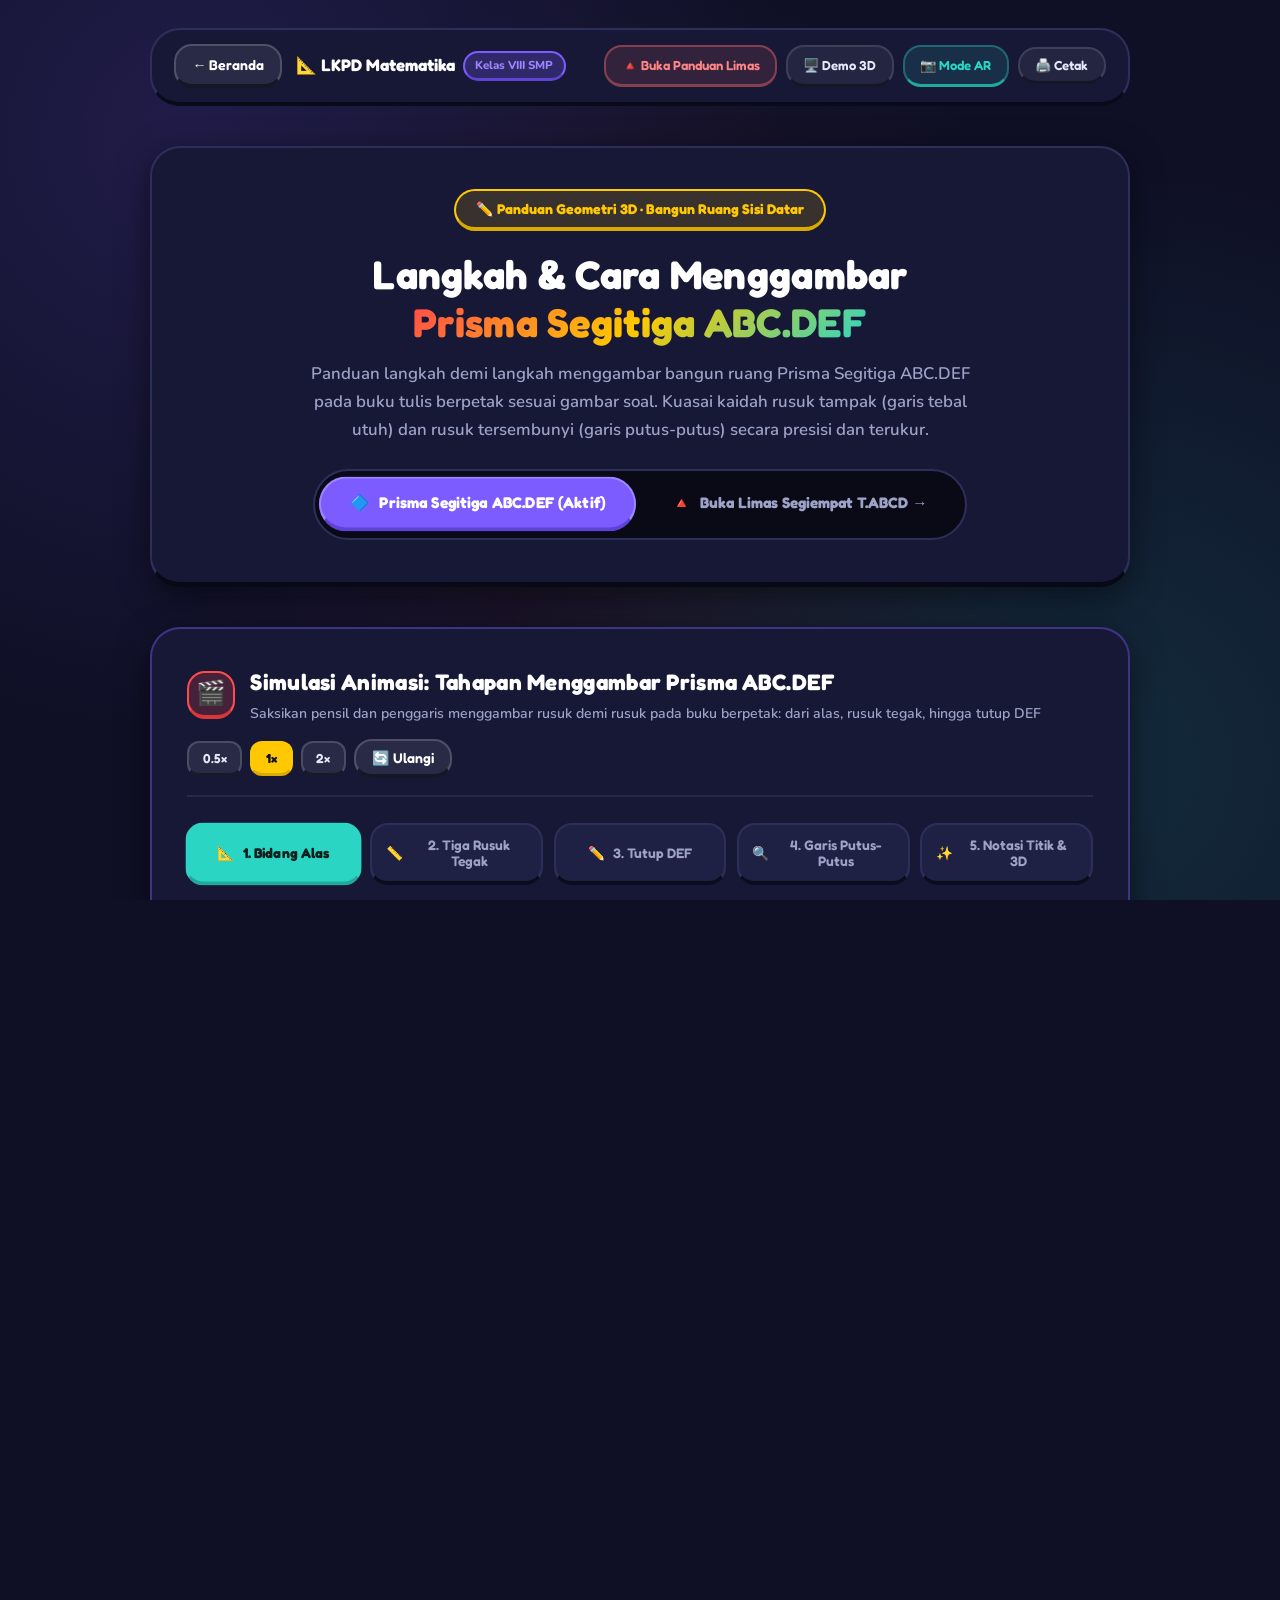
<file: panduan.html>
<!DOCTYPE html>
<html lang="id">
<head>
  <meta charset="UTF-8">
  <meta name="viewport" content="width=device-width, initial-scale=1.0">
  <title>Pilih Panduan Menggambar Bangun Ruang | LKPD Kelas VIII</title>
  <script>
    // Redirect otomatis jika ada query param ?shape=
    const params = new URLSearchParams(window.location.search);
    const shape = params.get('shape');
    if (shape === 'limas') {
      window.location.replace('panduan-limas.html');
    } else {
      window.location.replace('panduan-prisma.html');
    }
  </script>
</head>
<body style="background:#0d0d1a; color:#fff; font-family:sans-serif; text-align:center; padding-top:4rem;">
  <h2>Memuat Panduan Menggambar Bangun Ruang...</h2>
  <p><a href="panduan-prisma.html" style="color:#4ECDC4;">Klik di sini untuk Prisma Segitiga</a> atau <a href="panduan-limas.html" style="color:#FF6B6B;">Klik di sini untuk Limas Segiempat</a></p>
</body>
</html>
</file>
<file: style.css>
/* ════════════════════════════════════════════
   RESET & DESIGN TOKENS
════════════════════════════════════════════ */
*, *::before, *::after {
  box-sizing: border-box;
  margin: 0;
  padding: 0;
}

:root {
  /* Palette */
  --primary:      #6C63FF;
  --primary-lt:   #9B95FF;
  --primary-dk:   #4A42CC;
  --accent:       #FF6B6B;
  --teal:         #4ECDC4;
  --gold:         #FFD93D;
  --dark:         #0d0d1a;
  --dark2:        #12122b;

  /* Text */
  --text:         #E2E2F0;
  --muted:        #8888AA;
  --bright:       #ffffff;

  /* Glass */
  --glass-bg:     rgba(255, 255, 255, 0.08);
  --glass-bd:     rgba(255, 255, 255, 0.15);
  --glass-sh:     0 8px 32px rgba(0, 0, 0, 0.5);

  /* Radius */
  --r-xs:  6px;
  --r-sm:  10px;
  --r-md:  16px;
  --r-lg:  22px;
  --r-xl:  32px;
  --r-full: 9999px;

  /* Font */
  --font: 'Outfit', 'Segoe UI', sans-serif;

  /* Safe area */
  --safe-bottom: env(safe-area-inset-bottom, 0px);
}

html, body {
  width: 100%;
  height: 100%;
  overflow: hidden;
  font-family: var(--font);
  background: var(--dark);
  color: var(--text);
  -webkit-font-smoothing: antialiased;
  -moz-osx-font-smoothing: grayscale;
}

body.ar-active {
  background: transparent !important;
}

/* ════════════════════════════════════════════
   GLASSMORPHISM UTILITY
════════════════════════════════════════════ */
.glass {
  background: var(--glass-bg);
  backdrop-filter: blur(20px) saturate(180%);
  -webkit-backdrop-filter: blur(20px) saturate(180%);
  border: 1px solid var(--glass-bd);
  box-shadow: var(--glass-sh);
}

/* ════════════════════════════════════════════
   MINIMALIST LANDING HUB (HUMAN-CRAFTED DESIGN)
════════════════════════════════════════════ */
.page-home {
  overflow-y: auto !important;
  background-color: #0b0f19;
  background-image: 
    radial-gradient(at 50% 0%, rgba(99, 102, 241, 0.07) 0px, transparent 65%),
    linear-gradient(rgba(255, 255, 255, 0.02) 1px, transparent 1px),
    linear-gradient(90deg, rgba(255, 255, 255, 0.02) 1px, transparent 1px);
  background-size: 100% 100%, 32px 32px, 32px 32px;
  color: #e2e8f0;
  min-height: 100vh;
}

.hub-container {
  max-width: 820px;
  margin: 0 auto;
  padding: 3.5rem 1.5rem 5rem;
  display: flex;
  flex-direction: column;
  gap: 2.75rem;
  position: relative;
  z-index: 1;
}

/* ── Header ── */
.hub-header {
  display: flex;
  flex-direction: column;
  align-items: center;
  text-align: center;
  gap: 1.1rem;
}

.hub-badge {
  display: inline-flex;
  align-items: center;
  gap: 0.55rem;
  padding: 0.35rem 0.95rem;
  border-radius: 9999px;
  background: rgba(255, 255, 255, 0.04);
  border: 1px solid rgba(255, 255, 255, 0.08);
  font-size: 0.8rem;
  font-weight: 600;
  color: #94a3b8;
  letter-spacing: 0.4px;
}
.hub-dot {
  width: 7px;
  height: 7px;
  border-radius: 50%;
  background: #10b981;
}

.hub-title {
  font-size: clamp(2rem, 5vw, 2.75rem);
  font-weight: 800;
  color: #ffffff;
  letter-spacing: -0.03em;
  line-height: 1.15;
}

.hub-desc {
  max-width: 620px;
  font-size: 1.05rem;
  color: #94a3b8;
  line-height: 1.65;
}
.hub-desc strong {
  color: #f1f5f9;
}

.hub-author {
  font-size: 0.85rem;
  color: #64748b;
  display: flex;
  align-items: center;
  gap: 0.4rem;
}
.hub-author strong {
  color: #cbd5e1;
}

/* ── Section Label & Strict Divider ── */
.hub-section {
  display: flex;
  flex-direction: column;
  gap: 1.15rem;
}

.section-label {
  display: flex;
  align-items: center;
  gap: 0.75rem;
  padding-bottom: 0.6rem;
  border-bottom: 1px solid rgba(255, 255, 255, 0.07);
}
.label-idx {
  font-family: ui-monospace, SFMono-Regular, Menlo, monospace;
  font-size: 0.75rem;
  font-weight: 700;
  color: #818cf8;
}
.section-label h3 {
  font-size: 0.92rem;
  font-weight: 700;
  text-transform: uppercase;
  letter-spacing: 0.08em;
  color: #cbd5e1;
}

/* ── 2-Column Responsive Grid ── */
.hub-grid {
  display: grid;
  grid-template-columns: repeat(2, 1fr);
  gap: 1.1rem;
}
@media (max-width: 680px) {
  .hub-grid {
    grid-template-columns: 1fr;
  }
}

/* ── Minimalist Hub Cards ── */
.hub-card {
  display: flex;
  flex-direction: column;
  justify-content: space-between;
  padding: 1.65rem;
  border-radius: 16px;
  background: #101625;
  border: 1px solid rgba(255, 255, 255, 0.07);
  text-decoration: none;
  color: inherit;
  transition: all 0.2s cubic-bezier(0.16, 1, 0.3, 1);
  gap: 1.3rem;
}
.hub-card:hover {
  background: #141b2e;
  border-color: rgba(99, 102, 241, 0.38);
  transform: translateY(-2px);
  box-shadow: 0 16px 32px -12px rgba(0, 0, 0, 0.5);
}

.card-icon-wrap {
  width: 46px;
  height: 46px;
  border-radius: 12px;
  display: flex;
  align-items: center;
  justify-content: center;
  font-size: 1.45rem;
  background: rgba(255, 255, 255, 0.04);
  border: 1px solid rgba(255, 255, 255, 0.08);
}
.card-icon-wrap.primary {
  background: rgba(99, 102, 241, 0.12);
  border-color: rgba(99, 102, 241, 0.28);
}
.card-icon-wrap.prisma {
  background: rgba(45, 212, 191, 0.12);
  border-color: rgba(45, 212, 191, 0.28);
}
.card-icon-wrap.limas {
  background: rgba(244, 63, 94, 0.12);
  border-color: rgba(244, 63, 94, 0.28);
}

.card-content {
  display: flex;
  flex-direction: column;
  gap: 0.65rem;
}

.card-top {
  display: flex;
  flex-direction: column;
  gap: 0.4rem;
}
.card-tag {
  align-self: flex-start;
  font-size: 0.7rem;
  font-weight: 700;
  text-transform: uppercase;
  letter-spacing: 0.05em;
  padding: 0.22rem 0.6rem;
  border-radius: 6px;
  background: rgba(99, 102, 241, 0.15);
  color: #818cf8;
}
.card-tag.neutral {
  background: rgba(255, 255, 255, 0.06);
  color: #94a3b8;
}
.card-tag.prisma {
  background: rgba(45, 212, 191, 0.12);
  color: #2dd4bf;
}
.card-tag.limas {
  background: rgba(244, 63, 94, 0.12);
  color: #fb7185;
}

.card-content h4 {
  font-size: 1.18rem;
  font-weight: 700;
  color: #f8fafc;
}
.card-content p {
  font-size: 0.88rem;
  color: #94a3b8;
  line-height: 1.55;
}

.card-arrow {
  display: inline-flex;
  align-items: center;
  gap: 0.4rem;
  font-size: 0.84rem;
  font-weight: 600;
  color: #cbd5e1;
  margin-top: 0.4rem;
  transition: transform 0.2s ease, color 0.2s ease;
}
.hub-card:hover .card-arrow {
  color: #818cf8;
  transform: translateX(4px);
}

/* ── Footer ── */
.hub-footer {
  display: flex;
  flex-direction: column;
  align-items: center;
  gap: 1.25rem;
  padding-top: 1.5rem;
  border-top: 1px solid rgba(255, 255, 255, 0.07);
}

.hub-marker-btn {
  display: inline-flex;
  align-items: center;
  gap: 0.55rem;
  padding: 0.65rem 1.35rem;
  border-radius: 9999px;
  background: rgba(255, 255, 255, 0.04);
  border: 1px solid rgba(255, 255, 255, 0.09);
  color: #94a3b8;
  font-family: inherit;
  font-size: 0.85rem;
  font-weight: 600;
  cursor: pointer;
  transition: all 0.2s ease;
}
.hub-marker-btn:hover {
  background: rgba(255, 255, 255, 0.08);
  color: #ffffff;
  border-color: rgba(255, 255, 255, 0.2);
  transform: translateY(-1px);
}

.hub-credits {
  font-size: 0.78rem;
  color: #64748b;
  letter-spacing: 0.2px;
}

/* ════════════════════════════════════════════
   MODAL MARKER (CLEAN & MINIMALIST)
════════════════════════════════════════════ */
.modal-backdrop {
  position: fixed;
  inset: 0;
  z-index: 300;
  display: none;
  align-items: center;
  justify-content: center;
  background: rgba(5, 7, 13, 0.75);
  backdrop-filter: blur(12px);
  -webkit-backdrop-filter: blur(12px);
  padding: 1.25rem;
}
.modal-backdrop.active {
  display: flex;
}

.modal-card-clean {
  width: 100%;
  max-width: 360px;
  padding: 1.75rem;
  border-radius: 20px;
  background: #0f1523;
  border: 1px solid rgba(255, 255, 255, 0.1);
  box-shadow: 0 24px 48px -12px rgba(0, 0, 0, 0.7);
  display: flex;
  flex-direction: column;
  gap: 1.25rem;
  animation: modalScaleIn 0.25s cubic-bezier(0.16, 1, 0.3, 1) both;
}
@keyframes modalScaleIn {
  from { opacity: 0; transform: scale(0.95); }
  to   { opacity: 1; transform: scale(1); }
}

.modal-top-clean {
  display: flex;
  align-items: flex-start;
  justify-content: space-between;
  gap: 0.75rem;
}
.modal-title-wrap h4 {
  font-size: 1.15rem;
  font-weight: 700;
  color: #ffffff;
  line-height: 1.2;
}
.modal-sub {
  font-size: 0.78rem;
  color: #94a3b8;
  display: block;
  margin-top: 0.25rem;
}

.modal-close-btn {
  width: 32px;
  height: 32px;
  border-radius: 8px;
  background: rgba(255, 255, 255, 0.05);
  border: 1px solid rgba(255, 255, 255, 0.08);
  color: #94a3b8;
  font-size: 0.9rem;
  display: flex;
  align-items: center;
  justify-content: center;
  cursor: pointer;
  transition: all 0.15s ease;
}
.modal-close-btn:hover {
  background: rgba(255, 255, 255, 0.12);
  color: #ffffff;
}

.marker-box-clean {
  width: 200px;
  height: 200px;
  margin: 0 auto;
  border-radius: 12px;
  overflow: hidden;
  background: #ffffff;
  border: 3px solid #ffffff;
  display: flex;
  align-items: center;
  justify-content: center;
}
.marker-img-clean {
  width: 100%;
  height: 100%;
  object-fit: contain;
}

.marker-instructions {
  font-size: 0.82rem;
  color: #94a3b8;
  text-align: center;
  line-height: 1.5;
  background: rgba(255, 255, 255, 0.03);
  padding: 0.75rem;
  border-radius: 10px;
  border: 1px solid rgba(255, 255, 255, 0.06);
}
.marker-instructions strong {
  color: #f1f5f9;
}

.modal-actions-clean {
  display: flex;
  justify-content: center;
}
.btn-clean {
  width: 100%;
  padding: 0.75rem;
  border-radius: 10px;
  font-family: inherit;
  font-size: 0.88rem;
  font-weight: 600;
  cursor: pointer;
  border: none;
  transition: all 0.15s ease;
}
.btn-clean.primary {
  background: #6366f1;
  color: #ffffff;
}
.btn-clean.primary:hover {
  background: #4f46e5;
}

/* ════════════════════════════════════════════
   DEMO CONTAINER
════════════════════════════════════════════ */
#demo-container {
  position: fixed;
  inset: 0;
  z-index: 1;
  background: var(--dark);
}
#demo-canvas {
  display: block;
  width: 100% !important;
  height: 100% !important;
}

.demo-badge {
  position: absolute;
  top: 14px;
  left: 50%;
  transform: translateX(-50%);
  font-size: 0.65rem;
  font-weight: 700;
  letter-spacing: 2.5px;
  text-transform: uppercase;
  color: var(--teal);
  background: rgba(78, 205, 196, 0.1);
  border: 1px solid rgba(78, 205, 196, 0.3);
  backdrop-filter: blur(10px);
  padding: 0.28rem 0.9rem;
  border-radius: var(--r-full);
  pointer-events: none;
  z-index: 5;
  white-space: nowrap;
}

/* ════════════════════════════════════════════
   UI PANEL (Fixed Bottom)
════════════════════════════════════════════ */
.ui-panel {
  position: fixed;
  bottom: 0;
  left: 50%;
  transform: translateX(-50%);
  z-index: 50;
  display: flex;
  flex-direction: column;
  gap: 0.4rem;
  padding: 0.5rem 0.5rem calc(0.5rem + var(--safe-bottom));
  pointer-events: none;
  /* Max width on large screens */
  max-width: 520px;
  width: 100%;
}
.ui-panel > * {
  pointer-events: auto;
}

/* ── Top Bar ── */
.top-bar {
  display: flex;
  align-items: center;
  justify-content: space-between;
  padding: 0.45rem 0.75rem;
  border-radius: var(--r-md);
  min-height: 48px;
}

.shape-switch {
  display: flex;
  background: rgba(0, 0, 0, 0.35);
  border-radius: var(--r-sm);
  padding: 3px;
  gap: 3px;
}
.shape-btn {
  background: none;
  border: none;
  cursor: pointer;
  font-family: var(--font);
  font-size: 0.8rem;
  font-weight: 600;
  color: var(--muted);
  padding: 0.3rem 0.9rem;
  border-radius: 8px;
  transition: all 0.2s ease;
  white-space: nowrap;
}
.shape-btn.active {
  background: var(--primary);
  color: #fff;
  box-shadow: 0 2px 10px rgba(108, 99, 255, 0.45);
}

.mode-badge {
  font-size: 0.65rem;
  font-weight: 700;
  letter-spacing: 1.8px;
  text-transform: uppercase;
  padding: 0.25rem 0.7rem;
  border-radius: var(--r-full);
  border: 1px solid var(--teal);
  color: var(--teal);
  background: rgba(78, 205, 196, 0.1);
  white-space: nowrap;
}

/* ── Scene Tabs ── */
.scene-tabs {
  display: flex;
  padding: 4px;
  gap: 4px;
  border-radius: var(--r-md);
}
.tab {
  flex: 1;
  display: flex;
  flex-direction: column;
  align-items: center;
  justify-content: center;
  gap: 0.15rem;
  padding: 0.5rem 0.25rem;
  border: none;
  background: none;
  cursor: pointer;
  font-family: var(--font);
  font-size: 0.7rem;
  font-weight: 600;
  color: var(--muted);
  border-radius: var(--r-sm);
  transition: all 0.22s ease;
  min-height: 52px;
}
.tab .tab-icon { font-size: 1rem; line-height: 1; }
.tab.active {
  background: linear-gradient(135deg, var(--primary), var(--primary-lt));
  color: #fff;
  box-shadow: 0 2px 14px rgba(108, 99, 255, 0.45);
}

/* ── Scene Panels ── */
.scene-panel {
  border-radius: var(--r-md);
  padding: 0.85rem 0.9rem;
  animation: panelIn 0.2s ease both;
  max-height: 42vh;
  overflow-y: auto;
}
@keyframes panelIn {
  from { opacity: 0; transform: translateY(6px); }
  to   { opacity: 1; transform: translateY(0); }
}

.panel-header {
  margin-bottom: 0.65rem;
}
.panel-header:empty {
  display: none;
  margin: 0;
  padding: 0;
}
.panel-header h3 {
  font-size: 0.88rem;
  font-weight: 700;
  color: var(--bright);
  margin-bottom: 0.18rem;
  line-height: 1.3;
}
.panel-header p {
  font-size: 0.68rem;
  color: var(--muted);
  line-height: 1.4;
}

/* Scene 1 — Elements Grid */
.elem-grid {
  display: grid;
  grid-template-columns: repeat(4, 1fr);
  gap: 0.4rem;
  margin-bottom: 0.65rem;
}
.elem-btn {
  display: flex;
  flex-direction: column;
  align-items: center;
  justify-content: center;
  gap: 0.3rem;
  padding: 0.6rem 0.3rem;
  background: rgba(255, 255, 255, 0.05);
  border: 1px solid rgba(255, 255, 255, 0.1);
  border-radius: var(--r-sm);
  cursor: pointer;
  font-family: var(--font);
  font-size: 0.65rem;
  font-weight: 600;
  color: var(--text);
  transition: all 0.2s ease;
  text-align: center;
  min-height: 58px;
}
.elem-btn .elem-icon {
  font-size: 1.2rem;
  line-height: 1;
}
.elem-btn:hover {
  background: rgba(255, 255, 255, 0.09);
  border-color: rgba(255, 255, 255, 0.22);
  transform: translateY(-1px);
}
.elem-btn.active {
  background: rgba(108, 99, 255, 0.22);
  border-color: var(--primary);
  color: var(--primary-lt);
  box-shadow: 0 0 14px rgba(108, 99, 255, 0.3);
}

.btn-reset {
  width: 100%;
  padding: 0.5rem;
  background: rgba(255, 107, 107, 0.1);
  border: 1px solid rgba(255, 107, 107, 0.3);
  border-radius: var(--r-sm);
  color: var(--accent);
  font-family: var(--font);
  font-size: 0.78rem;
  font-weight: 600;
  cursor: pointer;
  transition: background 0.2s;
}
.btn-reset:hover { background: rgba(255, 107, 107, 0.2); }

/* Scene 2 — Orientation */
.orient-center {
  display: flex;
  justify-content: center;
  margin-bottom: 0.75rem;
}
.orient-btn {
  display: inline-flex;
  align-items: center;
  gap: 0.65rem;
  padding: 0.65rem 1.75rem;
  background: linear-gradient(135deg, var(--teal), #2bada4);
  border: none;
  border-radius: var(--r-full);
  color: #fff;
  font-family: var(--font);
  font-size: 0.88rem;
  font-weight: 700;
  cursor: pointer;
  box-shadow: 0 4px 18px rgba(78, 205, 196, 0.38);
  transition: transform 0.25s, box-shadow 0.25s;
}
.orient-btn:hover {
  transform: translateY(-2px);
  box-shadow: 0 7px 24px rgba(78, 205, 196, 0.55);
}
.orient-btn:active { transform: translateY(0); }
.orient-btn .orient-icon { font-size: 1.1rem; }

.hints {
  display: grid;
  grid-template-columns: 1fr 1fr;
  gap: 0.35rem;
}
.hint {
  font-size: 0.68rem;
  color: var(--muted);
  padding: 0.35rem 0.5rem;
  background: rgba(255, 255, 255, 0.04);
  border: 1px solid rgba(255, 255, 255, 0.07);
  border-radius: var(--r-sm);
  text-align: center;
  line-height: 1.4;
}

/* Scene 3 — Slider */
.slider-section {
  display: flex;
  flex-direction: column;
  gap: 0.55rem;
}
.slider-labels {
  display: flex;
  align-items: center;
  justify-content: space-between;
  font-size: 0.72rem;
  color: var(--muted);
}
.slider-pct {
  font-size: 0.95rem;
  font-weight: 800;
  color: var(--primary-lt);
}

.net-slider {
  width: 100%;
  height: 6px;
  -webkit-appearance: none;
  appearance: none;
  border-radius: 3px;
  outline: none;
  cursor: pointer;
  background: linear-gradient(
    to right,
    var(--accent) 0%,
    var(--accent) var(--fill, 100%),
    rgba(255, 255, 255, 0.12) var(--fill, 100%),
    rgba(255, 255, 255, 0.12) 100%
  );
}
.net-slider::-webkit-slider-thumb {
  -webkit-appearance: none;
  appearance: none;
  width: 24px;
  height: 24px;
  border-radius: 50%;
  background: linear-gradient(135deg, var(--primary), var(--primary-lt));
  border: 2px solid rgba(255, 255, 255, 0.4);
  box-shadow: 0 2px 12px rgba(108, 99, 255, 0.55);
  cursor: pointer;
  transition: transform 0.15s ease;
}
.net-slider::-webkit-slider-thumb:hover { transform: scale(1.2); }
.net-slider::-moz-range-thumb {
  width: 24px;
  height: 24px;
  border-radius: 50%;
  background: linear-gradient(135deg, var(--primary), var(--primary-lt));
  border: 2px solid rgba(255, 255, 255, 0.4);
  box-shadow: 0 2px 12px rgba(108, 99, 255, 0.55);
  cursor: pointer;
}

.slider-state {
  text-align: center;
  font-size: 0.72rem;
  font-weight: 600;
  color: var(--gold);
  min-height: 1rem;
}

/* ── Bottom Bar ── */
.bottom-bar {
  display: flex;
  align-items: center;
  justify-content: space-between;
  padding: 0 0.15rem;
}
.btn-back {
  display: inline-flex;
  align-items: center;
  gap: 0.35rem;
  padding: 0.4rem 0.9rem;
  background: rgba(255, 255, 255, 0.07);
  border: 1px solid rgba(255, 255, 255, 0.14);
  border-radius: var(--r-sm);
  color: var(--muted);
  font-family: var(--font);
  font-size: 0.78rem;
  font-weight: 600;
  cursor: pointer;
  transition: all 0.2s ease;
}
.btn-back:hover {
  background: rgba(255, 255, 255, 0.12);
  color: var(--text);
}
.app-credit {
  font-size: 0.63rem;
  color: var(--muted);
  opacity: 0.6;
  letter-spacing: 0.3px;
}

/* ════════════════════════════════════════════
   RESPONSIVE
════════════════════════════════════════════ */

/* Landscape / short screens */
@media (max-height: 600px) {
  .intro-card {
    padding: 1.2rem 1.4rem;
    gap: 0.85rem;
  }
  .intro-logo    { font-size: 2.2rem; }
  .intro-brand h1 { font-size: 1.35rem; }
  .intro-features { display: none; }
  .scene-panel   { padding: 0.6rem 0.75rem; }
  .elem-grid     { gap: 0.3rem; }
  .elem-btn      { min-height: 50px; padding: 0.45rem 0.2rem; }
}

/* Very narrow */
@media (max-width: 380px) {
  .elem-grid {
    grid-template-columns: repeat(2, 1fr);
  }
  .elem-btn { min-height: 62px; }
  .shape-btn { padding: 0.3rem 0.65rem; font-size: 0.75rem; }
  .tab { font-size: 0.62rem; }
}

/* Wider screens — center the panel nicely */
@media (min-width: 520px) {
  .ui-panel {
    left: 50%;
    transform: translateX(-50%);
    border-radius: var(--r-lg) var(--r-lg) 0 0;
  }
}

/* Prevent body scroll on iOS */
@supports (-webkit-touch-callout: none) {
  html { height: -webkit-fill-available; }
}
</file>
<file: panduan.css>
/* ══════════════════════════════════════════════════════════════════
   PANDUAN PEMBUATAN BANGUN RUANG — DUOLINGO STYLE (FRIENDLY 3D UI)
   Organik, human-made, tipografi rounded tebal, tombol fisik 3D,
   whitespace lega, divider tegas, dan hover bouncy transition.
══════════════════════════════════════════════════════════════════ */

@import url('https://fonts.googleapis.com/css2?family=Fredoka:wght@500;600;700&family=Nunito:wght@400;600;700;800;900&family=Outfit:wght@400;600;700;800&display=swap');

:root {
  /* ── Duolingo Inspired Palette ── */
  --duo-green:      #2ecc71;
  --duo-green-dk:   #27ae60;
  --duo-blue:       #1cb0f6;
  --duo-blue-dk:    #1899d6;
  --duo-purple:     #7c5cff;
  --duo-purple-dk:  #5f43d4;
  --duo-coral:      #ff4b4b;
  --duo-coral-dk:   #d93838;
  --duo-gold:       #ffc800;
  --duo-gold-dk:    #d9aa00;
  --duo-teal:       #2bd5c4;
  --duo-teal-dk:    #20a99c;

  /* Theme tokens */
  --primary:        #7c5cff;
  --primary-lt:     #9d85ff;
  --primary-dk:     #5f43d4;
  --accent:         #ff4b4b;
  --accent-dk:      #d93838;
  --teal:           #2bd5c4;
  --teal-dk:        #20a99c;
  --gold:           #ffc800;
  --gold-dk:        #d9aa00;

  --dark:           #0f1026;
  --dark-surface:   #171836;
  --dark-card:      #1f2144;
  --dark-border:    #2d2f5a;

  --text:           #e5e7fa;
  --muted:          #9da3c7;
  --bright:         #ffffff;

  /* Typography */
  --font:           'Nunito', 'Outfit', system-ui, sans-serif;
  --font-heading:   'Fredoka', 'Nunito', sans-serif;

  /* Bouncy animation curve */
  --ease-bounce:    cubic-bezier(0.34, 1.56, 0.64, 1);
  --ease-smooth:    cubic-bezier(0.16, 1, 0.3, 1);

  /* Radius */
  --r-sm:           12px;
  --r-md:           18px;
  --r-lg:           24px;
  --r-xl:           30px;
  --r-full:         9999px;
}

/* ── Base Setup ── */
html, body.page-panduan {
  width: 100%;
  min-height: 100%;
  overflow-x: hidden;
  overflow-y: auto !important;
  scroll-behavior: smooth;
  background: var(--dark);
  color: var(--text);
  font-family: var(--font);
  font-size: 16px;
  line-height: 1.6;
  -webkit-font-smoothing: antialiased;
}

h1, h2, h3, h4, h5, h6 {
  font-family: var(--font-heading);
  letter-spacing: 0.3px;
  font-weight: 700;
}

/* Background Atmosphere (Warm, Organic & Non-Corporate) */
.panduan-bg {
  position: fixed;
  inset: 0;
  z-index: 0;
  background: 
    radial-gradient(circle at 15% 15%, rgba(124, 92, 255, 0.16), transparent 45%),
    radial-gradient(circle at 85% 85%, rgba(43, 213, 196, 0.14), transparent 45%),
    radial-gradient(circle at 50% 50%, rgba(255, 75, 75, 0.08), transparent 60%),
    #0f1026;
  pointer-events: none;
}

/* Container */
.panduan-container {
  position: relative;
  z-index: 1;
  max-width: 1020px;
  margin: 0 auto;
  padding: 1.75rem 1.25rem 5rem;
  display: flex;
  flex-direction: column;
  gap: 2.5rem; /* Whitespace luas dan lega */
}

/* ══════════════════════════════════════════════════════════════════
   NAVIGATION BAR (DUOLINGO FRIENDLY 3D TOP BAR)
══════════════════════════════════════════════════════════════════ */
.panduan-nav {
  display: flex;
  align-items: center;
  justify-content: space-between;
  gap: 1rem;
  padding: 0.85rem 1.4rem;
  border-radius: var(--r-xl);
  position: sticky;
  top: 1rem;
  z-index: 100;
  background: var(--dark-surface);
  border: 2px solid var(--dark-border);
  border-bottom: 4px solid #0a0b1a; /* 3D Bottom Shelf */
}

.nav-left {
  display: flex;
  align-items: center;
  gap: 0.85rem;
}

/* 3D Physical Button: Kembali */
.btn-nav-back {
  display: inline-flex;
  align-items: center;
  gap: 0.5rem;
  background: rgba(255, 255, 255, 0.08);
  border: 2px solid rgba(255, 255, 255, 0.18);
  border-bottom: 4px solid rgba(0, 0, 0, 0.45);
  color: var(--bright);
  padding: 0.5rem 1rem;
  border-radius: var(--r-md);
  font-family: var(--font-heading);
  font-size: 0.88rem;
  font-weight: 600;
  cursor: pointer;
  text-decoration: none;
  transition: transform 0.15s var(--ease-bounce), border-bottom-width 0.15s ease, background 0.15s ease;
}
.btn-nav-back:hover {
  background: rgba(255, 255, 255, 0.14);
  transform: translateY(-2px) scale(1.02);
}
.btn-nav-back:active {
  transform: translateY(2px) scale(0.99);
  border-bottom-width: 2px;
}

.nav-brand {
  font-family: var(--font-heading);
  font-size: 1.05rem;
  font-weight: 700;
  color: var(--bright);
  display: flex;
  align-items: center;
  gap: 0.5rem;
}

.nav-badge {
  font-family: var(--font);
  font-size: 0.72rem;
  font-weight: 800;
  padding: 0.2rem 0.65rem;
  border-radius: var(--r-full);
  background: rgba(124, 92, 255, 0.25);
  border: 2px solid var(--primary);
  border-bottom: 3px solid var(--primary-dk);
  color: var(--primary-lt);
}

.nav-actions {
  display: flex;
  align-items: center;
  gap: 0.6rem;
}

.nav-btn-link {
  display: inline-flex;
  align-items: center;
  gap: 0.4rem;
  padding: 0.5rem 0.95rem;
  border-radius: var(--r-md);
  font-family: var(--font-heading);
  font-size: 0.82rem;
  font-weight: 600;
  text-decoration: none;
  color: var(--text);
  background: rgba(255, 255, 255, 0.06);
  border: 2px solid rgba(255, 255, 255, 0.12);
  border-bottom: 3px solid rgba(0, 0, 0, 0.4);
  transition: transform 0.15s var(--ease-bounce), border-bottom-width 0.15s ease, background 0.15s ease;
}
.nav-btn-link:hover {
  background: rgba(124, 92, 255, 0.2);
  border-color: var(--primary-lt);
  color: #fff;
  transform: translateY(-2px) scale(1.02);
}
.nav-btn-link:active {
  transform: translateY(2px) scale(0.99);
  border-bottom-width: 1px;
}
.nav-btn-link.teal {
  background: rgba(43, 213, 196, 0.12);
  border-color: rgba(43, 213, 196, 0.35);
  border-bottom: 3px solid var(--duo-teal-dk);
  color: var(--teal);
}
.nav-btn-link.teal:hover {
  background: rgba(43, 213, 196, 0.25);
  color: #fff;
  transform: translateY(-2px) scale(1.02);
}

/* ══════════════════════════════════════════════════════════════════
   HERO BANNER
══════════════════════════════════════════════════════════════════ */
.panduan-hero {
  padding: 2.6rem 2.2rem;
  border-radius: var(--r-xl);
  text-align: center;
  position: relative;
  overflow: hidden;
  background: var(--dark-surface);
  border: 2px solid var(--dark-border);
  border-bottom: 5px solid #080916;
}

.hero-pill {
  display: inline-flex;
  align-items: center;
  gap: 0.5rem;
  padding: 0.4rem 1.25rem;
  border-radius: var(--r-full);
  background: rgba(255, 200, 0, 0.14);
  border: 2px solid var(--duo-gold);
  border-bottom: 4px solid var(--duo-gold-dk);
  font-family: var(--font-heading);
  font-size: 0.88rem;
  font-weight: 700;
  color: var(--duo-gold);
  margin-bottom: 1.2rem;
}

.panduan-hero h1 {
  font-size: 2.5rem;
  font-weight: 700;
  color: var(--bright);
  line-height: 1.2;
  margin-bottom: 0.9rem;
}
.panduan-hero h1 .gradient-text {
  background: linear-gradient(135deg, #ff4b4b 0%, #ffc800 50%, #2bd5c4 100%);
  -webkit-background-clip: text;
  -webkit-text-fill-color: transparent;
}

.hero-desc {
  max-width: 680px;
  margin: 0 auto 1.6rem;
  font-size: 1.05rem;
  color: var(--muted);
  line-height: 1.65;
  font-weight: 600;
}

/* ── Shape Tab Selector (3D Toggle Bar) ── */
.shape-tab-wrapper {
  display: flex;
  justify-content: center;
  margin-top: 1.4rem;
}
.shape-tab-bar {
  display: inline-flex;
  padding: 0.4rem;
  background: #090a16;
  border-radius: var(--r-full);
  border: 2px solid var(--dark-border);
  gap: 0.5rem;
}
.guide-shape-btn {
  display: inline-flex;
  align-items: center;
  gap: 0.6rem;
  padding: 0.75rem 1.8rem;
  border-radius: var(--r-full);
  border: 2px solid transparent;
  border-bottom: 4px solid transparent;
  background: transparent;
  color: var(--muted);
  font-family: var(--font-heading);
  font-size: 0.95rem;
  font-weight: 700;
  cursor: pointer;
  text-decoration: none;
  transition: transform 0.15s var(--ease-bounce), background 0.15s ease, border-bottom 0.15s ease;
}
.guide-shape-btn.active {
  background: var(--primary);
  border-color: var(--primary-lt);
  border-bottom: 4px solid var(--primary-dk);
  color: #fff;
  transform: scale(1.02);
}
.guide-shape-btn:hover:not(.active) {
  color: var(--bright);
  background: rgba(255, 255, 255, 0.08);
  transform: translateY(-2px) scale(1.02);
}
.guide-shape-btn:active {
  transform: translateY(2px) scale(0.99);
}

/* ══════════════════════════════════════════════════════════════════
   SECTION CARDS (ORGANIC WHITESPACE & CRISP 3D BORDERS)
══════════════════════════════════════════════════════════════════ */
.guide-section {
  padding: 2.2rem;
  border-radius: var(--r-xl);
  display: flex;
  flex-direction: column;
  gap: 1.6rem;
  background: var(--dark-surface);
  border: 2px solid var(--dark-border);
  border-bottom: 5px solid #090a16;
}

/* Section Header & Strict Divider */
.section-head {
  display: flex;
  align-items: center;
  justify-content: space-between;
  flex-wrap: wrap;
  gap: 0.85rem;
  border-bottom: 2px solid rgba(255, 255, 255, 0.08); /* Crisp divider */
  padding-bottom: 1.1rem;
}
.section-head-left {
  display: flex;
  align-items: center;
  gap: 0.95rem;
}

/* Mascot/Icon Badge 3D */
.sec-icon {
  width: 48px;
  height: 48px;
  border-radius: var(--r-md);
  display: flex;
  align-items: center;
  justify-content: center;
  font-size: 1.5rem;
  background: rgba(124, 92, 255, 0.2);
  border: 2px solid var(--primary);
  border-bottom: 4px solid var(--primary-dk);
  color: #fff;
  flex-shrink: 0;
}
.sec-icon.teal  { background: rgba(43, 213, 196, 0.2); border-color: var(--teal); border-bottom-color: var(--teal-dk); }
.sec-icon.gold  { background: rgba(255, 200, 0, 0.2); border-color: var(--gold); border-bottom-color: var(--gold-dk); }
.sec-icon.coral { background: rgba(255, 75, 75, 0.2); border-color: var(--accent); border-bottom-color: var(--accent-dk); }

.section-title {
  font-size: 1.4rem;
  font-weight: 700;
  color: var(--bright);
}
.section-sub {
  font-size: 0.88rem;
  color: var(--muted);
  font-weight: 600;
  margin-top: 0.2rem;
}

/* ══════════════════════════════════════════════════════════════════
   ANIMATION STUDIO: KANVAS INTERAKTIF & TOMBOL 3D
══════════════════════════════════════════════════════════════════ */
.anim-studio-section {
  background: var(--dark-surface);
  border: 2px solid rgba(124, 92, 255, 0.4);
  border-bottom: 5px solid #080916;
}

.anim-actions-group {
  display: flex;
  align-items: center;
  gap: 0.5rem;
  flex-wrap: wrap;
}

/* 3D Speed Buttons */
.anim-speed-btn {
  padding: 0.45rem 0.85rem;
  border-radius: var(--r-sm);
  background: rgba(255, 255, 255, 0.08);
  border: 2px solid rgba(255, 255, 255, 0.16);
  border-bottom: 3px solid rgba(0, 0, 0, 0.4);
  color: var(--text);
  font-family: var(--font-heading);
  font-size: 0.82rem;
  font-weight: 600;
  cursor: pointer;
  transition: transform 0.15s var(--ease-bounce), background 0.15s ease, border-bottom-width 0.15s ease;
}
.anim-speed-btn:hover {
  background: rgba(255, 255, 255, 0.16);
  color: #fff;
  transform: translateY(-2px) scale(1.02);
}
.anim-speed-btn:active {
  transform: translateY(2px) scale(0.99);
  border-bottom-width: 1px;
}
.anim-speed-btn.active {
  background: var(--duo-gold);
  border-color: var(--duo-gold);
  border-bottom: 3px solid var(--duo-gold-dk);
  color: #121324;
  font-weight: 700;
}

/* Stage Selector Tabs (1 to 5) */
.anim-stages-selector {
  display: grid;
  grid-template-columns: repeat(auto-fit, minmax(130px, 1fr));
  gap: 0.65rem;
  width: 100%;
}

.anim-stage-btn {
  display: flex;
  align-items: center;
  justify-content: center;
  gap: 0.5rem;
  padding: 0.75rem 0.85rem;
  border-radius: var(--r-md);
  background: var(--dark-card);
  border: 2px solid var(--dark-border);
  border-bottom: 4px solid #0b0c1c;
  color: var(--muted);
  font-family: var(--font-heading);
  font-size: 0.86rem;
  font-weight: 600;
  cursor: pointer;
  transition: transform 0.15s var(--ease-bounce), border-bottom-width 0.15s ease, background 0.15s ease, color 0.15s ease;
  text-align: center;
}
.anim-stage-btn:hover {
  background: rgba(124, 92, 255, 0.15);
  border-color: var(--primary-lt);
  color: #fff;
  transform: translateY(-2px) scale(1.02);
}
.anim-stage-btn:active {
  transform: translateY(2px) scale(0.99);
  border-bottom-width: 1px;
}
.anim-stage-btn.active {
  background: var(--duo-teal);
  border-color: var(--duo-teal);
  border-bottom: 4px solid var(--duo-teal-dk);
  color: #0b1f1c;
  font-weight: 700;
  transform: scale(1.02);
}

/* Animation Viewport Container */
.anim-stage-container {
  position: relative;
  width: 100%;
  border-radius: var(--r-lg);
  overflow: hidden;
  background: #090a18;
  border: 2px solid var(--dark-border);
  border-bottom: 4px solid #060710;
}

.anim-viewport-wrap {
  position: relative;
  width: 100%;
  height: 520px;
  min-height: 480px;
  overflow: hidden;
  cursor: crosshair;
}

#anim-canvas-2d {
  position: absolute;
  top: 0;
  left: 0;
  width: 100%;
  height: 100%;
  display: block;
}

#anim-canvas-3d-wrap {
  position: absolute;
  top: 0;
  left: 0;
  width: 100%;
  height: 100%;
  display: none;
  cursor: grab;
}
#anim-canvas-3d-wrap:active {
  cursor: grabbing;
}
#anim-canvas-3d-wrap canvas {
  width: 100% !important;
  height: 100% !important;
  display: block;
}

.anim-overlay-hint {
  position: absolute;
  bottom: 1rem;
  left: 50%;
  transform: translateX(-50%);
  background: #151733;
  border: 2px solid var(--duo-gold);
  border-bottom: 3px solid var(--duo-gold-dk);
  padding: 0.4rem 1rem;
  border-radius: var(--r-full);
  font-family: var(--font-heading);
  font-size: 0.78rem;
  font-weight: 600;
  color: var(--duo-gold);
  pointer-events: none;
  z-index: 5;
}

/* Controls & Scrubber Box */
.anim-controls-wrap {
  display: flex;
  flex-direction: column;
  gap: 1rem;
  padding: 1.3rem 1.5rem;
  background: var(--dark-card);
  border: 2px solid var(--dark-border);
  border-bottom: 4px solid #0b0c1c;
  border-radius: var(--r-lg);
}

.anim-scrubber-row {
  display: flex;
  align-items: center;
  gap: 1.1rem;
}

.anim-scrubber {
  flex: 1;
  -webkit-appearance: none;
  appearance: none;
  height: 10px;
  border-radius: var(--r-full);
  outline: none;
  cursor: pointer;
  border: 2px solid var(--dark-border);
  background: linear-gradient(
    to right,
    var(--duo-teal) 0%,
    var(--primary) var(--fill, 0%),
    #090a18 var(--fill, 0%),
    #090a18 100%
  );
}
.anim-scrubber::-webkit-slider-thumb {
  -webkit-appearance: none;
  appearance: none;
  width: 24px;
  height: 24px;
  border-radius: 50%;
  background: var(--duo-teal);
  border: 3px solid #fff;
  border-bottom: 4px solid var(--duo-teal-dk);
  cursor: pointer;
  transition: transform 0.15s var(--ease-bounce);
}
.anim-scrubber::-webkit-slider-thumb:hover {
  transform: scale(1.22);
}

.anim-pct-badge {
  font-family: var(--font-heading);
  font-size: 0.95rem;
  font-weight: 700;
  color: var(--duo-gold);
  min-width: 48px;
  text-align: right;
  font-variant-numeric: tabular-nums;
}

.anim-buttons-row {
  display: flex;
  align-items: center;
  justify-content: space-between;
  flex-wrap: wrap;
  gap: 0.85rem;
}

/* 3D Play Button (Signature Duolingo Green / Purple Button) */
.anim-btn-play {
  display: inline-flex;
  align-items: center;
  gap: 0.65rem;
  padding: 0.75rem 1.8rem;
  border-radius: var(--r-full);
  border: 2px solid var(--primary-lt);
  border-bottom: 5px solid var(--primary-dk);
  background: var(--primary);
  color: #fff;
  font-family: var(--font-heading);
  font-size: 0.95rem;
  font-weight: 700;
  cursor: pointer;
  transition: transform 0.15s var(--ease-bounce), border-bottom-width 0.15s ease, background 0.15s ease;
}
.anim-btn-play:hover {
  background: var(--primary-lt);
  transform: translateY(-2px) scale(1.02);
}
.anim-btn-play:active {
  transform: translateY(3px) scale(0.99);
  border-bottom-width: 2px;
}
.anim-btn-play.active {
  background: var(--duo-coral);
  border-color: #ff8585;
  border-bottom-color: var(--duo-coral-dk);
}

/* Story / Narrative Description Card */
.anim-story-card {
  padding: 1.35rem 1.5rem;
  border-radius: var(--r-lg);
  background: var(--dark-card);
  border: 2px solid var(--dark-border);
  border-bottom: 4px solid #0b0c1c;
  display: flex;
  flex-direction: column;
  gap: 0.5rem;
}
.anim-story-header {
  display: flex;
  align-items: center;
  justify-content: space-between;
}
.anim-story-badge {
  font-family: var(--font-heading);
  font-size: 0.75rem;
  font-weight: 700;
  text-transform: uppercase;
  letter-spacing: 1px;
  color: var(--primary-lt);
}
.anim-story-title {
  font-size: 1.25rem;
  font-weight: 700;
  color: var(--bright);
}
.anim-story-desc {
  font-size: 0.95rem;
  color: var(--text);
  line-height: 1.6;
  font-weight: 600;
}

/* ══════════════════════════════════════════════════════════════════
   TOOLS GRID (3D CHUNKY CARDS)
══════════════════════════════════════════════════════════════════ */
.tools-grid {
  display: grid;
  grid-template-columns: repeat(auto-fit, minmax(200px, 1fr));
  gap: 1.1rem;
}
.tool-card {
  padding: 1.25rem 1.15rem;
  border-radius: var(--r-lg);
  background: var(--dark-card);
  border: 2px solid var(--dark-border);
  border-bottom: 4px solid #0b0c1c;
  display: flex;
  gap: 0.95rem;
  align-items: flex-start;
  transition: transform 0.18s var(--ease-bounce), border-color 0.18s ease, background 0.18s ease;
}
.tool-card:hover {
  transform: translateY(-3px) scale(1.02);
  border-color: var(--duo-teal);
  background: #23264d;
}
.tool-emoji {
  font-size: 2rem;
  line-height: 1;
}
.tool-info h4 {
  font-size: 1.05rem;
  font-weight: 700;
  color: var(--bright);
  margin-bottom: 0.25rem;
}
.tool-info p {
  font-size: 0.85rem;
  color: var(--muted);
  line-height: 1.45;
  font-weight: 600;
}

/* ── Pro Tips Box (3D Friendly Callout) ── */
.tip-box {
  padding: 1.25rem 1.5rem;
  border-radius: var(--r-lg);
  background: rgba(43, 213, 196, 0.1);
  border: 2px solid var(--duo-teal);
  border-bottom: 4px solid var(--duo-teal-dk);
  display: flex;
  gap: 1rem;
  align-items: flex-start;
}
.tip-box.warning {
  background: rgba(255, 75, 75, 0.1);
  border-color: var(--duo-coral);
  border-bottom-color: var(--duo-coral-dk);
}
.tip-icon {
  font-size: 1.6rem;
  line-height: 1;
  flex-shrink: 0;
}
.tip-text h5 {
  font-size: 1rem;
  font-weight: 700;
  color: var(--bright);
  margin-bottom: 0.25rem;
}
.tip-text p {
  font-size: 0.88rem;
  color: var(--text);
  line-height: 1.55;
  font-weight: 600;
}

/* ══════════════════════════════════════════════════════════════════
   SVG REFERENCE DIAGRAM
══════════════════════════════════════════════════════════════════ */
.diagram-container {
  display: flex;
  flex-direction: column;
  gap: 1.35rem;
}
.diagram-box {
  background: #090a18;
  border: 2px solid var(--dark-border);
  border-bottom: 5px solid #060710;
  border-radius: var(--r-xl);
  padding: 1.8rem;
  display: flex;
  flex-direction: column;
  align-items: center;
  position: relative;
  overflow: hidden;
}
.diagram-box svg {
  max-width: 100%;
  height: auto;
}

.diagram-legend {
  display: flex;
  flex-wrap: wrap;
  justify-content: center;
  gap: 1.35rem;
  padding: 0.85rem 1.4rem;
  background: var(--dark-card);
  border-radius: var(--r-full);
  border: 2px solid var(--dark-border);
  border-bottom: 3px solid #0a0b18;
  margin-top: 0.6rem;
}
.legend-item {
  display: inline-flex;
  align-items: center;
  gap: 0.55rem;
  font-family: var(--font-heading);
  font-size: 0.82rem;
  font-weight: 600;
  color: var(--text);
}
.legend-line {
  width: 24px;
  height: 4px;
  border-radius: 2px;
}
.line-cut    { background: var(--duo-coral); }
.line-fold   { background: var(--duo-teal); border-top: 2px dashed var(--duo-teal); height: 0; }
.legend-swatch {
  width: 18px;
  height: 14px;
  border-radius: 4px;
}
.swatch-flap { background: rgba(43, 213, 196, 0.45); border: 2px dashed var(--duo-teal); }
.swatch-base { background: rgba(124, 92, 255, 0.35); border: 2px solid var(--primary); }

/* Quick Action under Diagram */
.diagram-footer-actions {
  display: flex;
  justify-content: center;
  gap: 0.95rem;
  flex-wrap: wrap;
}

/* ══════════════════════════════════════════════════════════════════
   BUTTON ACTION PILL (SIGNATURE 3D DUOLINGO BUTTONS)
══════════════════════════════════════════════════════════════════ */
.btn-action-pill {
  display: inline-flex;
  align-items: center;
  gap: 0.55rem;
  padding: 0.75rem 1.5rem;
  border-radius: var(--r-full);
  font-family: var(--font-heading);
  font-size: 0.92rem;
  font-weight: 700;
  cursor: pointer;
  border: 2px solid transparent;
  transition: transform 0.15s var(--ease-bounce), border-bottom-width 0.15s ease, background 0.15s ease;
  text-decoration: none;
}
.btn-action-pill:hover {
  transform: translateY(-2px) scale(1.02);
}
.btn-action-pill:active {
  transform: translateY(3px) scale(0.99);
}

.btn-action-pill.primary {
  background: var(--primary);
  border-color: var(--primary-lt);
  border-bottom: 5px solid var(--primary-dk);
  color: #fff;
}
.btn-action-pill.primary:active {
  border-bottom-width: 2px;
}

.btn-action-pill.teal,
.btn-action-pill.success {
  background: var(--duo-green);
  border-color: #58db8b;
  border-bottom: 5px solid var(--duo-green-dk);
  color: #fff;
}
.btn-action-pill.teal:active,
.btn-action-pill.success:active {
  border-bottom-width: 2px;
}

.btn-action-pill.outline {
  background: var(--dark-card);
  border: 2px solid var(--dark-border);
  border-bottom: 5px solid #090a18;
  color: var(--bright);
}
.btn-action-pill.outline:hover {
  background: #252854;
  border-color: var(--primary-lt);
}
.btn-action-pill.outline:active {
  border-bottom-width: 2px;
}

/* ══════════════════════════════════════════════════════════════════
   PROGRESS TRACKER (DUOLINGO QUEST BAR)
══════════════════════════════════════════════════════════════════ */
.progress-container {
  background: var(--dark-card);
  border: 2px solid var(--dark-border);
  border-bottom: 4px solid #0b0c1c;
  border-radius: var(--r-lg);
  padding: 1.25rem 1.6rem;
  display: flex;
  flex-direction: column;
  gap: 0.75rem;
}
.progress-meta {
  display: flex;
  justify-content: space-between;
  align-items: center;
  font-family: var(--font-heading);
  font-size: 0.95rem;
  font-weight: 700;
}
.progress-meta .count {
  color: var(--duo-green);
  font-weight: 700;
}
.progress-bar-bg {
  width: 100%;
  height: 14px;
  background: #090a18;
  border-radius: var(--r-full);
  border: 2px solid var(--dark-border);
  overflow: hidden;
  padding: 2px;
}
.progress-bar-fill {
  height: 100%;
  width: 0%;
  background: linear-gradient(90deg, var(--duo-green), #42e88a);
  border-radius: var(--r-full);
  transition: width 0.4s var(--ease-bounce);
}

/* ══════════════════════════════════════════════════════════════════
   STEP-BY-STEP LIST & INTERACTIVE CHECKLISTS
══════════════════════════════════════════════════════════════════ */
.steps-list {
  display: flex;
  flex-direction: column;
  gap: 1.4rem;
}
.step-card {
  border-radius: var(--r-xl);
  padding: 1.6rem 1.75rem;
  background: var(--dark-card);
  border: 2px solid var(--dark-border);
  border-bottom: 5px solid #090a18;
  display: flex;
  flex-direction: column;
  gap: 1.1rem;
  transition: transform 0.18s var(--ease-bounce), border-color 0.18s ease;
  position: relative;
}
.step-card:hover {
  transform: scale(1.01);
  border-color: rgba(255, 255, 255, 0.22);
}
.step-card.completed {
  border-color: var(--duo-green);
  border-bottom: 5px solid var(--duo-green-dk);
  background: rgba(46, 204, 113, 0.08);
}
.step-header {
  display: flex;
  align-items: center;
  justify-content: space-between;
  gap: 1rem;
}
.step-badge-wrap {
  display: flex;
  align-items: center;
  gap: 0.85rem;
}

/* 3D Step Number Token */
.step-num {
  width: 38px;
  height: 38px;
  border-radius: 50%;
  background: var(--primary);
  border: 2px solid var(--primary-lt);
  border-bottom: 4px solid var(--primary-dk);
  color: #fff;
  font-family: var(--font-heading);
  font-weight: 700;
  font-size: 0.95rem;
  display: flex;
  align-items: center;
  justify-content: center;
  flex-shrink: 0;
}
.step-card.completed .step-num {
  background: var(--duo-green);
  border-color: #58db8b;
  border-bottom-color: var(--duo-green-dk);
}

.step-title {
  font-size: 1.18rem;
  font-weight: 700;
  color: var(--bright);
}
.step-card.completed .step-title {
  color: var(--duo-green);
}

/* 3D Interactive Checkbox Button */
.step-check-btn {
  display: inline-flex;
  align-items: center;
  gap: 0.5rem;
  background: rgba(255, 255, 255, 0.08);
  border: 2px solid rgba(255, 255, 255, 0.18);
  border-bottom: 4px solid rgba(0, 0, 0, 0.45);
  color: var(--text);
  font-family: var(--font-heading);
  font-size: 0.85rem;
  font-weight: 600;
  padding: 0.5rem 1rem;
  border-radius: var(--r-full);
  cursor: pointer;
  transition: transform 0.15s var(--ease-bounce), border-bottom-width 0.15s ease, background 0.15s ease;
}
.step-check-btn:hover {
  background: rgba(43, 213, 196, 0.2);
  border-color: var(--teal);
  color: #fff;
  transform: translateY(-2px) scale(1.02);
}
.step-check-btn:active {
  transform: translateY(2px) scale(0.99);
  border-bottom-width: 2px;
}
.step-card.completed .step-check-btn {
  background: var(--duo-green);
  border-color: #58db8b;
  border-bottom: 4px solid var(--duo-green-dk);
  color: #fff;
  font-weight: 700;
}
.step-card.completed .step-check-btn:active {
  border-bottom-width: 2px;
}

.step-body {
  font-size: 0.95rem;
  color: var(--text);
  line-height: 1.7;
  font-weight: 600;
}
.step-body ul, .step-body ol {
  margin-left: 1.4rem;
  margin-top: 0.5rem;
}
.step-body li {
  margin-bottom: 0.45rem;
}

.step-illustration-card {
  padding: 1.1rem;
  border-radius: var(--r-md);
  background: #090a18;
  border: 2px solid var(--dark-border);
  border-bottom: 3px solid #060710;
  display: flex;
  align-items: center;
  gap: 1.1rem;
}
.step-ill-icon {
  font-size: 2.4rem;
  line-height: 1;
}
.step-ill-text h6 {
  font-size: 0.95rem;
  font-weight: 700;
  color: var(--bright);
  margin-bottom: 0.2rem;
}
.step-ill-text p {
  font-size: 0.85rem;
  color: var(--muted);
  line-height: 1.45;
  font-weight: 600;
}

/* ══════════════════════════════════════════════════════════════════
   INTERACTIVE CALCULATOR SECTION
══════════════════════════════════════════════════════════════════ */
.calc-wrapper {
  display: grid;
  grid-template-columns: 1fr 1fr;
  gap: 1.6rem;
}
@media (max-width: 768px) {
  .calc-wrapper {
    grid-template-columns: 1fr;
  }
}

.calc-input-box {
  display: flex;
  flex-direction: column;
  gap: 1.1rem;
  background: var(--dark-card);
  border: 2px solid var(--dark-border);
  border-bottom: 4px solid #0b0c1c;
  border-radius: var(--r-xl);
  padding: 1.6rem;
}

.input-group {
  display: flex;
  flex-direction: column;
  gap: 0.45rem;
}
.input-group label {
  font-family: var(--font-heading);
  font-size: 0.88rem;
  font-weight: 600;
  color: var(--bright);
  display: flex;
  justify-content: space-between;
}
.input-group label span.unit {
  color: var(--muted);
  font-weight: 600;
}
.calc-input {
  width: 100%;
  padding: 0.85rem 1.15rem;
  border-radius: var(--r-md);
  background: #090a18;
  border: 2px solid var(--dark-border);
  border-bottom: 3px solid #060710;
  color: #fff;
  font-family: var(--font-heading);
  font-size: 1.1rem;
  font-weight: 700;
  outline: none;
  transition: border-color 0.15s ease, transform 0.15s var(--ease-bounce);
}
.calc-input:focus {
  border-color: var(--duo-teal);
  transform: scale(1.01);
}

.calc-output-box {
  background: var(--dark-card);
  border: 2px solid rgba(124, 92, 255, 0.35);
  border-bottom: 4px solid var(--primary-dk);
  border-radius: var(--r-xl);
  padding: 1.6rem;
  display: flex;
  flex-direction: column;
  gap: 1.1rem;
}

.output-metric-grid {
  display: grid;
  grid-template-columns: 1fr 1fr;
  gap: 0.95rem;
}
.metric-card {
  padding: 1.1rem 1rem;
  border-radius: var(--r-md);
  background: #090a18;
  border: 2px solid var(--dark-border);
  border-bottom: 3px solid #060710;
  transition: transform 0.15s var(--ease-bounce);
}
.metric-card:hover {
  transform: translateY(-2px) scale(1.02);
}
.metric-label {
  font-family: var(--font-heading);
  font-size: 0.76rem;
  font-weight: 600;
  text-transform: uppercase;
  letter-spacing: 0.5px;
  color: var(--muted);
  margin-bottom: 0.4rem;
}
.metric-val {
  font-family: var(--font-heading);
  font-size: 1.45rem;
  font-weight: 700;
  color: var(--bright);
}
.metric-val.gold  { color: var(--duo-gold); }
.metric-val.teal  { color: var(--duo-teal); }
.metric-val.coral { color: var(--duo-coral); }
.metric-unit {
  font-size: 0.8rem;
  font-weight: 600;
  color: var(--muted);
  margin-left: 0.25rem;
}

.calc-formula-desc {
  padding: 1rem;
  border-radius: var(--r-md);
  background: #090a18;
  border: 2px solid var(--dark-border);
  font-size: 0.84rem;
  color: var(--text);
  line-height: 1.6;
  font-weight: 600;
}

/* ══════════════════════════════════════════════════════════════════
   FAQ / TROUBLESHOOTING ACCORDION
══════════════════════════════════════════════════════════════════ */
.trouble-grid {
  display: flex;
  flex-direction: column;
  gap: 0.95rem;
}
.trouble-item {
  border-radius: var(--r-lg);
  background: var(--dark-card);
  border: 2px solid var(--dark-border);
  border-bottom: 4px solid #0b0c1c;
  padding: 1.25rem 1.5rem;
  transition: transform 0.15s var(--ease-bounce), border-color 0.15s ease;
}
.trouble-item:hover {
  border-color: var(--duo-teal);
  transform: scale(1.01);
}
.trouble-q {
  font-size: 1.05rem;
  font-weight: 700;
  color: var(--bright);
  display: flex;
  align-items: center;
  gap: 0.65rem;
  margin-bottom: 0.45rem;
}
.trouble-a {
  font-size: 0.9rem;
  color: var(--muted);
  line-height: 1.6;
  font-weight: 600;
}

/* ══════════════════════════════════════════════════════════════════
   BOTTOM FOOTER CARD
══════════════════════════════════════════════════════════════════ */
.panduan-footer-card {
  padding: 2.5rem 2rem;
  border-radius: var(--r-xl);
  text-align: center;
  display: flex;
  flex-direction: column;
  align-items: center;
  gap: 1.35rem;
  background: var(--dark-surface);
  border: 2px solid var(--dark-border);
  border-bottom: 5px solid #080916;
}
.panduan-footer-card h3 {
  font-size: 1.6rem;
  font-weight: 700;
  color: var(--bright);
}
.panduan-footer-card p {
  max-width: 580px;
  font-size: 0.95rem;
  color: var(--muted);
  line-height: 1.65;
  font-weight: 600;
}
.panduan-footer-btns {
  display: flex;
  gap: 0.95rem;
  flex-wrap: wrap;
  justify-content: center;
}

/* ══════════════════════════════════════════════════════════════════
   PRINT STYLESHEET
══════════════════════════════════════════════════════════════════ */
@media print {
  body.page-panduan {
    background: #fff !important;
    color: #111 !important;
  }
  .panduan-bg,
  .panduan-nav,
  .shape-tab-wrapper,
  .panduan-footer-card,
  .btn-action-pill,
  .step-check-btn,
  .calc-input-box,
  .progress-container {
    display: none !important;
  }
  .panduan-container {
    max-width: 100% !important;
    padding: 0 !important;
  }
  .guide-section {
    page-break-inside: avoid;
    border: 2px solid #ccc !important;
    margin-bottom: 2rem !important;
    background: #fff !important;
  }
  .diagram-box {
    background: #fff !important;
    border: 2px solid #333 !important;
  }
  .diagram-box text {
    fill: #000 !important;
  }
  .section-title, .panduan-hero h1, .step-title, .tool-info h4 {
    color: #000 !important;
  }
}

/* ══════════════════════════════════════════════════════════════════
   RESPONSIVE DESIGN (MOBILE VIEWPORT OPTIMIZATIONS)
══════════════════════════════════════════════════════════════════ */
@media (max-width: 640px) {
  .panduan-container {
    padding: 1.1rem 0.85rem 3.5rem;
    gap: 1.8rem;
  }
  .panduan-hero {
    padding: 1.75rem 1.25rem;
  }
  .panduan-hero h1 {
    font-size: 1.8rem;
  }
  .guide-shape-btn {
    padding: 0.65rem 1.25rem;
    font-size: 0.88rem;
  }
  .guide-section {
    padding: 1.4rem 1.15rem;
  }
  .step-header {
    flex-direction: column;
    align-items: flex-start;
  }
  .nav-brand {
    display: none;
  }
  .output-metric-grid {
    grid-template-columns: 1fr;
  }
  .anim-viewport-wrap {
    height: 500px;
    min-height: 460px;
  }
}
</file>
